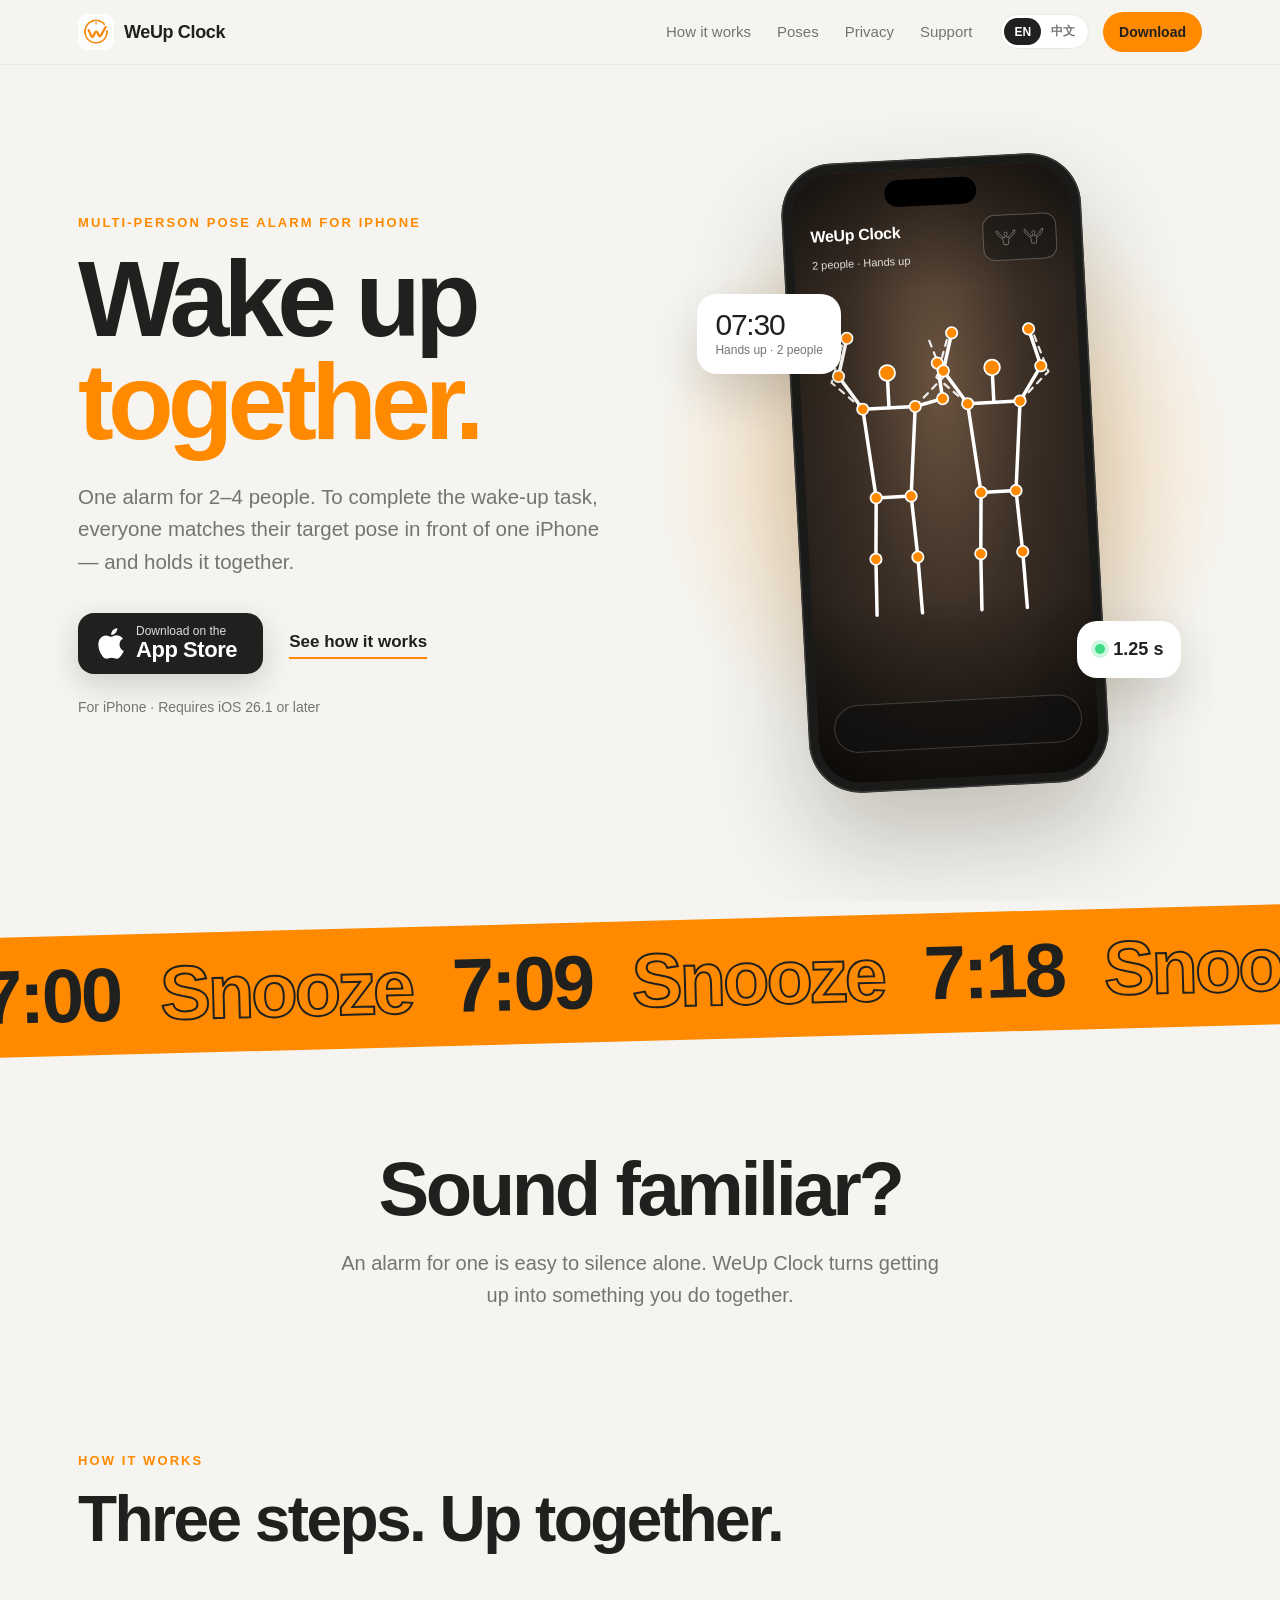
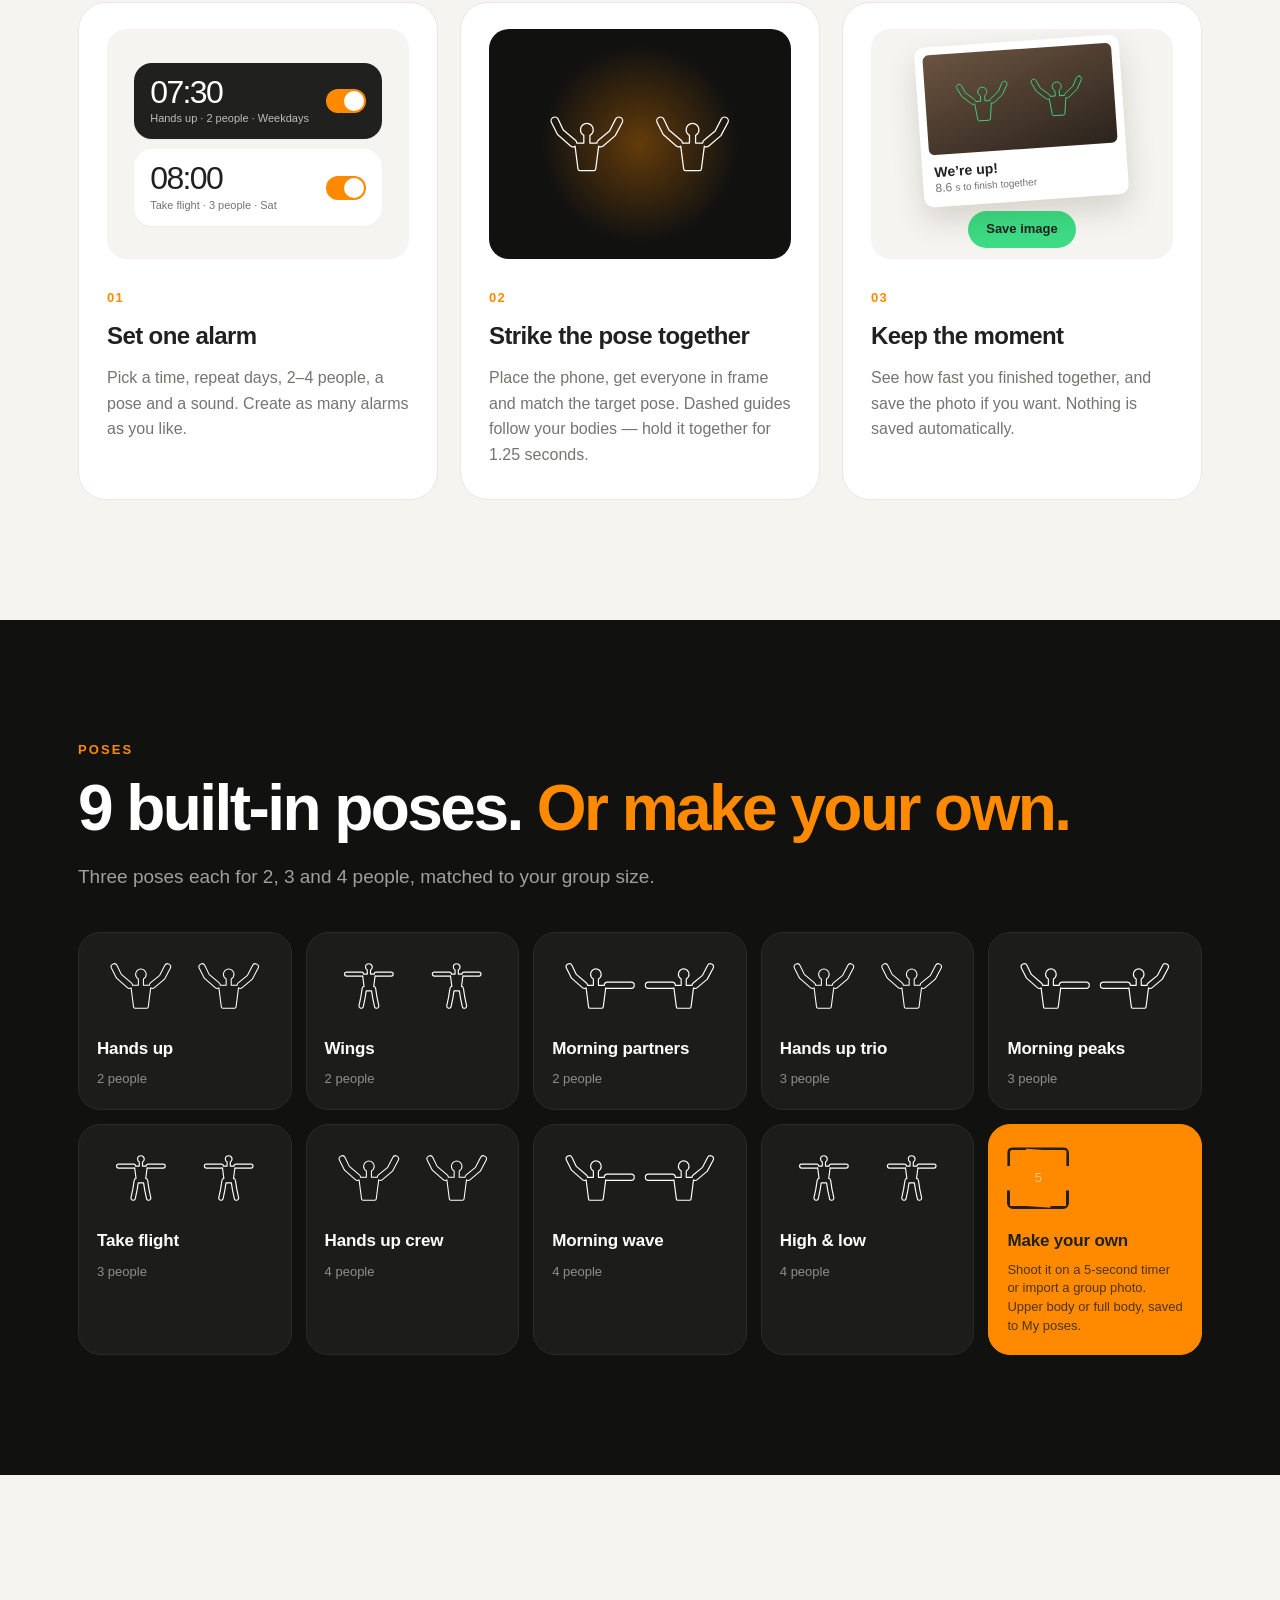
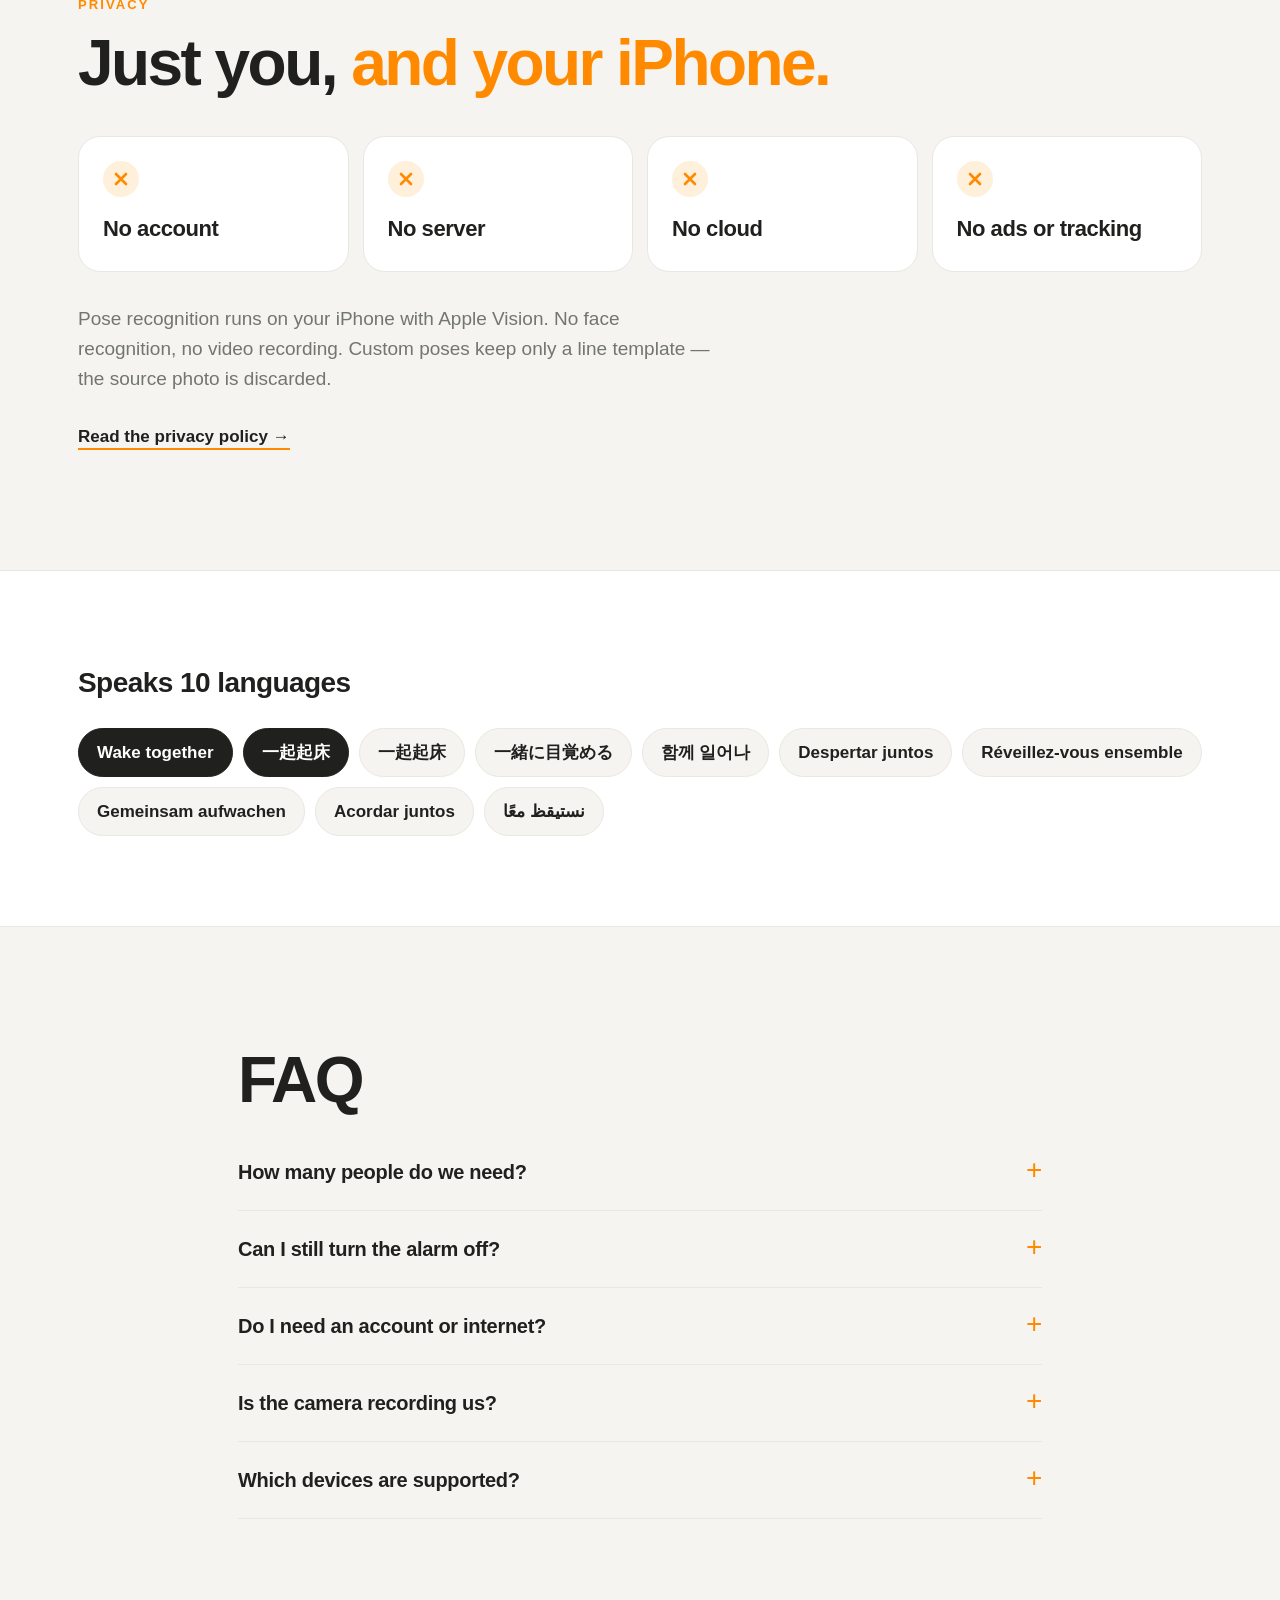
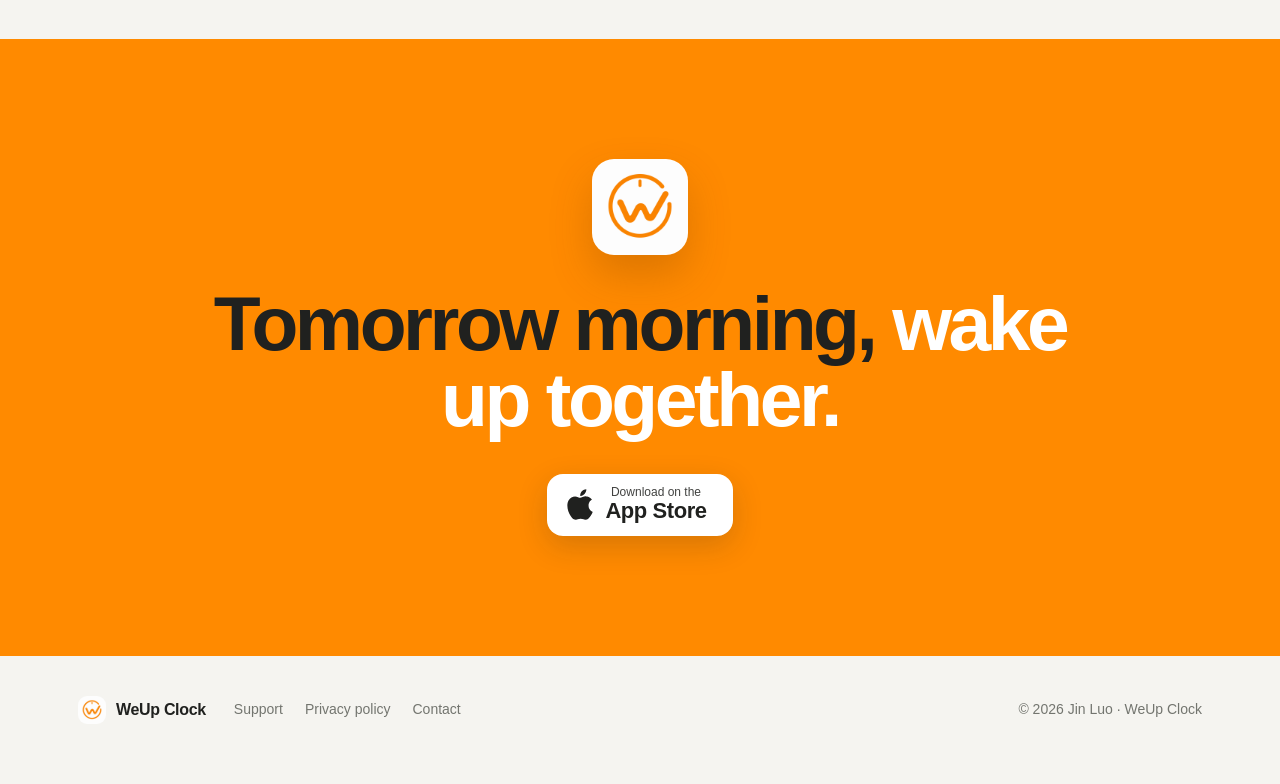
<file: index.html>
<!doctype html>
<html lang="en">
<head>
<meta charset="utf-8">
<meta name="viewport" content="width=device-width,initial-scale=1,viewport-fit=cover">
<title>WeUp Clock — Wake up together</title>
<meta name="description" content="WeUp Clock is a multi-person pose alarm for iPhone. One alarm for 2–4 people: match the selected poses together to wake up. No account, no server, on-device.">
<meta name="theme-color" content="#F5F4F0">
<link rel="icon" href="icon.png">
<link rel="apple-touch-icon" href="icon.png">
<meta property="og:type" content="website">
<meta property="og:title" content="WeUp Clock — Wake up together">
<meta property="og:description" content="One alarm for 2–4 people. Strike the pose together to wake up.">
<meta property="og:image" content="icon.png">
<meta name="twitter:card" content="summary">
<link rel="stylesheet" href="assets/site.css">
</head>
<body>
<a class="skip" href="#main">Skip to content</a>
<header class="nav">
  <div class="wrap nav-in">
    <a class="brand" href="./"><img src="icon.png" alt="" width="36" height="36">WeUp Clock</a>
    <nav aria-label="Primary">
      <a href="#how" data-i18n="nav.how">How it works</a>
      <a href="#poses" data-i18n="nav.poses">Poses</a>
      <a href="#privacy" data-i18n="nav.privacy">Privacy</a>
      <a href="support.html" data-i18n="nav.support">Support</a>
    </nav>
    <div class="nav-end">
      <div class="lang" role="group" aria-label="Language"><button data-setlang="en" aria-pressed="true">EN</button><button data-setlang="zh" aria-pressed="false">中文</button></div>
      <a class="btn-sm" data-appstore href="https://www.apple.com/app-store/" data-i18n="nav.download">Download</a>
    </div>
  </div>
</header>

<main id="main">
  <!-- HERO -->
  <section class="hero">
    <div class="wrap hero-in">
      <div class="hero-copy">
        <p class="eyebrow" data-i18n="hero.eyebrow">Multi-person pose alarm for iPhone</p>
        <h1 data-i18n="hero.title">Wake up <em>together.</em></h1>
        <p class="lead" data-i18n="hero.sub">One alarm for 2–4 people. To complete the wake-up task, everyone matches their target pose in front of one iPhone — and holds it together.</p>
        <div class="cta-row">
          <a class="badge" data-appstore href="https://www.apple.com/app-store/" aria-label="Download on the App Store">
            <svg viewBox="0 0 17 20" aria-hidden="true"><symbol id="apple" viewBox="0 0 17 20"><path d="M14.1 10.6c0-2.6 2.1-3.8 2.2-3.9-1.2-1.8-3.1-2-3.7-2-1.6-.2-3.1.9-3.9.9-.8 0-2-.9-3.4-.9-1.7 0-3.3 1-4.2 2.6-1.8 3.1-.5 7.7 1.3 10.2.9 1.2 1.9 2.6 3.2 2.6 1.3-.1 1.8-.8 3.3-.8 1.6 0 2 .8 3.4.8 1.4 0 2.3-1.3 3.1-2.5 1-1.4 1.4-2.8 1.4-2.9-.1 0-2.7-1-2.7-4.1zM11.6 3c.7-.9 1.2-2 1-3.1-1 0-2.2.7-2.9 1.5-.6.7-1.2 1.9-1 3 1.1.1 2.2-.6 2.9-1.4z"/></symbol><use href="#apple"/></svg>
            <span><small data-i18n="cta.badgeSmall">Download on the</small><b data-i18n="cta.badgeBig">App Store</b></span>
          </a>
          <a class="link-arrow" href="#how" data-i18n="hero.secondary">See how it works</a>
        </div>
        <p class="req" data-i18n="hero.req">For iPhone · Requires iOS 26.1 or later</p>
      </div>
      <div class="hero-visual" aria-hidden="true">
        <div class="glow"></div>
        <div class="phone">
          <div class="screen cam">
            <div class="island"></div>
            <div class="hud"><div><b>WeUp Clock</b><span data-i18n="screen.sub">2 people · Hands up</span></div><div class="thumb" data-pose="1"></div></div>
            <svg class="hero-skel" viewBox="0 0 320 440" aria-hidden="true">
<path d="M70 168 L36 136 L50 94" class="guide"><animate attributeName="opacity" dur="6s" repeatCount="indefinite" keyTimes="0;0.14;0.36;0.42;0.58;0.62;0.86;0.94;1" values="0;.9;.9;.9;0;0;0;0;0"/></path>
<path d="M130 168 L164 136 L150 94" class="guide"><animate attributeName="opacity" dur="6s" repeatCount="indefinite" keyTimes="0;0.14;0.36;0.42;0.58;0.62;0.86;0.94;1" values="0;.9;.9;.9;0;0;0;0;0"/></path>
<path d="M190 168 L156 136 L170 94" class="guide"><animate attributeName="opacity" dur="6s" repeatCount="indefinite" keyTimes="0;0.14;0.36;0.42;0.58;0.62;0.86;0.94;1" values="0;.9;.9;.9;0;0;0;0;0"/></path>
<path d="M250 168 L284 136 L270 94" class="guide"><animate attributeName="opacity" dur="6s" repeatCount="indefinite" keyTimes="0;0.14;0.36;0.42;0.58;0.62;0.86;0.94;1" values="0;.9;.9;.9;0;0;0;0;0"/></path>
<g class="bone">
<path d="M70 168 L130 168 L120 270 L80 270 Z"><animate attributeName="stroke" dur="6s" repeatCount="indefinite" keyTimes="0;0.14;0.36;0.42;0.58;0.62;0.86;0.94;1" values="#fff;#fff;#fff;#fff;#fff;#3DDC84;#3DDC84;#fff;#fff" calcMode="discrete"/></path>
<path d="M100 168 L100 138"><animate attributeName="stroke" dur="6s" repeatCount="indefinite" keyTimes="0;0.14;0.36;0.42;0.58;0.62;0.86;0.94;1" values="#fff;#fff;#fff;#fff;#fff;#3DDC84;#3DDC84;#fff;#fff" calcMode="discrete"/></path>
<path d="M80 270 L76 340 L74 404 M120 270 L124 340 L126 404"><animate attributeName="stroke" dur="6s" repeatCount="indefinite" keyTimes="0;0.14;0.36;0.42;0.58;0.62;0.86;0.94;1" values="#fff;#fff;#fff;#fff;#fff;#3DDC84;#3DDC84;#fff;#fff" calcMode="discrete"/></path>
<path d="M70 168 L60 214 L56 258"><animate attributeName="d" dur="6s" repeatCount="indefinite" keyTimes="0;0.14;0.36;0.42;0.58;0.62;0.86;0.94;1" values="M70 168 L60 214 L56 258;M70 168 L60 214 L56 258;M70 168 L44 128 L56 84;M70 168 L44 128 L56 84;M70 168 L44 128 L56 84;M70 168 L44 128 L56 84;M70 168 L44 128 L56 84;M70 168 L60 214 L56 258;M70 168 L60 214 L56 258" calcMode="spline" keySplines="0.4 0 0.2 1;0.4 0 0.2 1;0.4 0 0.2 1;0.4 0 0.2 1;0.4 0 0.2 1;0.4 0 0.2 1;0.4 0 0.2 1;0.4 0 0.2 1"/><animate attributeName="stroke" dur="6s" repeatCount="indefinite" keyTimes="0;0.14;0.36;0.42;0.58;0.62;0.86;0.94;1" values="#fff;#fff;#fff;#fff;#fff;#3DDC84;#3DDC84;#fff;#fff" calcMode="discrete"/></path>
<path d="M130 168 L140 214 L144 258"><animate attributeName="d" dur="6s" repeatCount="indefinite" keyTimes="0;0.14;0.36;0.42;0.58;0.62;0.86;0.94;1" values="M130 168 L140 214 L144 258;M130 168 L140 214 L144 258;M130 168 L162 160 L158 118;M130 168 L156 128 L144 84;M130 168 L156 128 L144 84;M130 168 L156 128 L144 84;M130 168 L156 128 L144 84;M130 168 L140 214 L144 258;M130 168 L140 214 L144 258" calcMode="spline" keySplines="0.4 0 0.2 1;0.4 0 0.2 1;0.4 0 0.2 1;0.4 0 0.2 1;0.4 0 0.2 1;0.4 0 0.2 1;0.4 0 0.2 1;0.4 0 0.2 1"/><animate attributeName="stroke" dur="6s" repeatCount="indefinite" keyTimes="0;0.14;0.36;0.42;0.58;0.62;0.86;0.94;1" values="#fff;#fff;#fff;#fff;#fff;#3DDC84;#3DDC84;#fff;#fff" calcMode="discrete"/></path>
</g>
<circle class="node" r="6.5" cx="60" cy="214"><animate attributeName="cx" dur="6s" repeatCount="indefinite" keyTimes="0;0.14;0.36;0.42;0.58;0.62;0.86;0.94;1" values="60;60;44;44;44;44;44;60;60" calcMode="spline" keySplines="0.4 0 0.2 1;0.4 0 0.2 1;0.4 0 0.2 1;0.4 0 0.2 1;0.4 0 0.2 1;0.4 0 0.2 1;0.4 0 0.2 1;0.4 0 0.2 1"/><animate attributeName="cy" dur="6s" repeatCount="indefinite" keyTimes="0;0.14;0.36;0.42;0.58;0.62;0.86;0.94;1" values="214;214;128;128;128;128;128;214;214" calcMode="spline" keySplines="0.4 0 0.2 1;0.4 0 0.2 1;0.4 0 0.2 1;0.4 0 0.2 1;0.4 0 0.2 1;0.4 0 0.2 1;0.4 0 0.2 1;0.4 0 0.2 1"/><animate attributeName="fill" dur="6s" repeatCount="indefinite" keyTimes="0;0.14;0.36;0.42;0.58;0.62;0.86;0.94;1" values="#FF8A00;#FF8A00;#FF8A00;#FF8A00;#FF8A00;#3DDC84;#3DDC84;#FF8A00;#FF8A00" calcMode="discrete"/></circle>
<circle class="node" r="6.5" cx="56" cy="258"><animate attributeName="cx" dur="6s" repeatCount="indefinite" keyTimes="0;0.14;0.36;0.42;0.58;0.62;0.86;0.94;1" values="56;56;56;56;56;56;56;56;56" calcMode="spline" keySplines="0.4 0 0.2 1;0.4 0 0.2 1;0.4 0 0.2 1;0.4 0 0.2 1;0.4 0 0.2 1;0.4 0 0.2 1;0.4 0 0.2 1;0.4 0 0.2 1"/><animate attributeName="cy" dur="6s" repeatCount="indefinite" keyTimes="0;0.14;0.36;0.42;0.58;0.62;0.86;0.94;1" values="258;258;84;84;84;84;84;258;258" calcMode="spline" keySplines="0.4 0 0.2 1;0.4 0 0.2 1;0.4 0 0.2 1;0.4 0 0.2 1;0.4 0 0.2 1;0.4 0 0.2 1;0.4 0 0.2 1;0.4 0 0.2 1"/><animate attributeName="fill" dur="6s" repeatCount="indefinite" keyTimes="0;0.14;0.36;0.42;0.58;0.62;0.86;0.94;1" values="#FF8A00;#FF8A00;#FF8A00;#FF8A00;#FF8A00;#3DDC84;#3DDC84;#FF8A00;#FF8A00" calcMode="discrete"/></circle>
<circle class="node" r="6.5" cx="70" cy="168"><animate attributeName="cx" dur="6s" repeatCount="indefinite" keyTimes="0;0.14;0.36;0.42;0.58;0.62;0.86;0.94;1" values="70;70;70;70;70;70;70;70;70" calcMode="spline" keySplines="0.4 0 0.2 1;0.4 0 0.2 1;0.4 0 0.2 1;0.4 0 0.2 1;0.4 0 0.2 1;0.4 0 0.2 1;0.4 0 0.2 1;0.4 0 0.2 1"/><animate attributeName="cy" dur="6s" repeatCount="indefinite" keyTimes="0;0.14;0.36;0.42;0.58;0.62;0.86;0.94;1" values="168;168;168;168;168;168;168;168;168" calcMode="spline" keySplines="0.4 0 0.2 1;0.4 0 0.2 1;0.4 0 0.2 1;0.4 0 0.2 1;0.4 0 0.2 1;0.4 0 0.2 1;0.4 0 0.2 1;0.4 0 0.2 1"/><animate attributeName="fill" dur="6s" repeatCount="indefinite" keyTimes="0;0.14;0.36;0.42;0.58;0.62;0.86;0.94;1" values="#FF8A00;#FF8A00;#FF8A00;#FF8A00;#FF8A00;#3DDC84;#3DDC84;#FF8A00;#FF8A00" calcMode="discrete"/></circle>
<circle class="node" r="6.5" cx="140" cy="214"><animate attributeName="cx" dur="6s" repeatCount="indefinite" keyTimes="0;0.14;0.36;0.42;0.58;0.62;0.86;0.94;1" values="140;140;162;156;156;156;156;140;140" calcMode="spline" keySplines="0.4 0 0.2 1;0.4 0 0.2 1;0.4 0 0.2 1;0.4 0 0.2 1;0.4 0 0.2 1;0.4 0 0.2 1;0.4 0 0.2 1;0.4 0 0.2 1"/><animate attributeName="cy" dur="6s" repeatCount="indefinite" keyTimes="0;0.14;0.36;0.42;0.58;0.62;0.86;0.94;1" values="214;214;160;128;128;128;128;214;214" calcMode="spline" keySplines="0.4 0 0.2 1;0.4 0 0.2 1;0.4 0 0.2 1;0.4 0 0.2 1;0.4 0 0.2 1;0.4 0 0.2 1;0.4 0 0.2 1;0.4 0 0.2 1"/><animate attributeName="fill" dur="6s" repeatCount="indefinite" keyTimes="0;0.14;0.36;0.42;0.58;0.62;0.86;0.94;1" values="#FF8A00;#FF8A00;#FF8A00;#FF8A00;#FF8A00;#3DDC84;#3DDC84;#FF8A00;#FF8A00" calcMode="discrete"/></circle>
<circle class="node" r="6.5" cx="144" cy="258"><animate attributeName="cx" dur="6s" repeatCount="indefinite" keyTimes="0;0.14;0.36;0.42;0.58;0.62;0.86;0.94;1" values="144;144;158;144;144;144;144;144;144" calcMode="spline" keySplines="0.4 0 0.2 1;0.4 0 0.2 1;0.4 0 0.2 1;0.4 0 0.2 1;0.4 0 0.2 1;0.4 0 0.2 1;0.4 0 0.2 1;0.4 0 0.2 1"/><animate attributeName="cy" dur="6s" repeatCount="indefinite" keyTimes="0;0.14;0.36;0.42;0.58;0.62;0.86;0.94;1" values="258;258;118;84;84;84;84;258;258" calcMode="spline" keySplines="0.4 0 0.2 1;0.4 0 0.2 1;0.4 0 0.2 1;0.4 0 0.2 1;0.4 0 0.2 1;0.4 0 0.2 1;0.4 0 0.2 1;0.4 0 0.2 1"/><animate attributeName="fill" dur="6s" repeatCount="indefinite" keyTimes="0;0.14;0.36;0.42;0.58;0.62;0.86;0.94;1" values="#FF8A00;#FF8A00;#FF8A00;#FF8A00;#FF8A00;#3DDC84;#3DDC84;#FF8A00;#FF8A00" calcMode="discrete"/></circle>
<circle class="node" r="6.5" cx="130" cy="168"><animate attributeName="cx" dur="6s" repeatCount="indefinite" keyTimes="0;0.14;0.36;0.42;0.58;0.62;0.86;0.94;1" values="130;130;130;130;130;130;130;130;130" calcMode="spline" keySplines="0.4 0 0.2 1;0.4 0 0.2 1;0.4 0 0.2 1;0.4 0 0.2 1;0.4 0 0.2 1;0.4 0 0.2 1;0.4 0 0.2 1;0.4 0 0.2 1"/><animate attributeName="cy" dur="6s" repeatCount="indefinite" keyTimes="0;0.14;0.36;0.42;0.58;0.62;0.86;0.94;1" values="168;168;168;168;168;168;168;168;168" calcMode="spline" keySplines="0.4 0 0.2 1;0.4 0 0.2 1;0.4 0 0.2 1;0.4 0 0.2 1;0.4 0 0.2 1;0.4 0 0.2 1;0.4 0 0.2 1;0.4 0 0.2 1"/><animate attributeName="fill" dur="6s" repeatCount="indefinite" keyTimes="0;0.14;0.36;0.42;0.58;0.62;0.86;0.94;1" values="#FF8A00;#FF8A00;#FF8A00;#FF8A00;#FF8A00;#3DDC84;#3DDC84;#FF8A00;#FF8A00" calcMode="discrete"/></circle>
<circle class="node" r="9" cx="100" cy="128"><animate attributeName="cx" dur="6s" repeatCount="indefinite" keyTimes="0;0.14;0.36;0.42;0.58;0.62;0.86;0.94;1" values="100;100;100;100;100;100;100;100;100" calcMode="spline" keySplines="0.4 0 0.2 1;0.4 0 0.2 1;0.4 0 0.2 1;0.4 0 0.2 1;0.4 0 0.2 1;0.4 0 0.2 1;0.4 0 0.2 1;0.4 0 0.2 1"/><animate attributeName="cy" dur="6s" repeatCount="indefinite" keyTimes="0;0.14;0.36;0.42;0.58;0.62;0.86;0.94;1" values="128;128;128;128;128;128;128;128;128" calcMode="spline" keySplines="0.4 0 0.2 1;0.4 0 0.2 1;0.4 0 0.2 1;0.4 0 0.2 1;0.4 0 0.2 1;0.4 0 0.2 1;0.4 0 0.2 1;0.4 0 0.2 1"/><animate attributeName="fill" dur="6s" repeatCount="indefinite" keyTimes="0;0.14;0.36;0.42;0.58;0.62;0.86;0.94;1" values="#FF8A00;#FF8A00;#FF8A00;#FF8A00;#FF8A00;#3DDC84;#3DDC84;#FF8A00;#FF8A00" calcMode="discrete"/></circle>
<circle class="node" r="6.5" cx="80" cy="270"><animate attributeName="cx" dur="6s" repeatCount="indefinite" keyTimes="0;0.14;0.36;0.42;0.58;0.62;0.86;0.94;1" values="80;80;80;80;80;80;80;80;80" calcMode="spline" keySplines="0.4 0 0.2 1;0.4 0 0.2 1;0.4 0 0.2 1;0.4 0 0.2 1;0.4 0 0.2 1;0.4 0 0.2 1;0.4 0 0.2 1;0.4 0 0.2 1"/><animate attributeName="cy" dur="6s" repeatCount="indefinite" keyTimes="0;0.14;0.36;0.42;0.58;0.62;0.86;0.94;1" values="270;270;270;270;270;270;270;270;270" calcMode="spline" keySplines="0.4 0 0.2 1;0.4 0 0.2 1;0.4 0 0.2 1;0.4 0 0.2 1;0.4 0 0.2 1;0.4 0 0.2 1;0.4 0 0.2 1;0.4 0 0.2 1"/><animate attributeName="fill" dur="6s" repeatCount="indefinite" keyTimes="0;0.14;0.36;0.42;0.58;0.62;0.86;0.94;1" values="#FF8A00;#FF8A00;#FF8A00;#FF8A00;#FF8A00;#3DDC84;#3DDC84;#FF8A00;#FF8A00" calcMode="discrete"/></circle>
<circle class="node" r="6.5" cx="120" cy="270"><animate attributeName="cx" dur="6s" repeatCount="indefinite" keyTimes="0;0.14;0.36;0.42;0.58;0.62;0.86;0.94;1" values="120;120;120;120;120;120;120;120;120" calcMode="spline" keySplines="0.4 0 0.2 1;0.4 0 0.2 1;0.4 0 0.2 1;0.4 0 0.2 1;0.4 0 0.2 1;0.4 0 0.2 1;0.4 0 0.2 1;0.4 0 0.2 1"/><animate attributeName="cy" dur="6s" repeatCount="indefinite" keyTimes="0;0.14;0.36;0.42;0.58;0.62;0.86;0.94;1" values="270;270;270;270;270;270;270;270;270" calcMode="spline" keySplines="0.4 0 0.2 1;0.4 0 0.2 1;0.4 0 0.2 1;0.4 0 0.2 1;0.4 0 0.2 1;0.4 0 0.2 1;0.4 0 0.2 1;0.4 0 0.2 1"/><animate attributeName="fill" dur="6s" repeatCount="indefinite" keyTimes="0;0.14;0.36;0.42;0.58;0.62;0.86;0.94;1" values="#FF8A00;#FF8A00;#FF8A00;#FF8A00;#FF8A00;#3DDC84;#3DDC84;#FF8A00;#FF8A00" calcMode="discrete"/></circle>
<circle class="node" r="6.5" cx="76" cy="340"><animate attributeName="cx" dur="6s" repeatCount="indefinite" keyTimes="0;0.14;0.36;0.42;0.58;0.62;0.86;0.94;1" values="76;76;76;76;76;76;76;76;76" calcMode="spline" keySplines="0.4 0 0.2 1;0.4 0 0.2 1;0.4 0 0.2 1;0.4 0 0.2 1;0.4 0 0.2 1;0.4 0 0.2 1;0.4 0 0.2 1;0.4 0 0.2 1"/><animate attributeName="cy" dur="6s" repeatCount="indefinite" keyTimes="0;0.14;0.36;0.42;0.58;0.62;0.86;0.94;1" values="340;340;340;340;340;340;340;340;340" calcMode="spline" keySplines="0.4 0 0.2 1;0.4 0 0.2 1;0.4 0 0.2 1;0.4 0 0.2 1;0.4 0 0.2 1;0.4 0 0.2 1;0.4 0 0.2 1;0.4 0 0.2 1"/><animate attributeName="fill" dur="6s" repeatCount="indefinite" keyTimes="0;0.14;0.36;0.42;0.58;0.62;0.86;0.94;1" values="#FF8A00;#FF8A00;#FF8A00;#FF8A00;#FF8A00;#3DDC84;#3DDC84;#FF8A00;#FF8A00" calcMode="discrete"/></circle>
<circle class="node" r="6.5" cx="124" cy="340"><animate attributeName="cx" dur="6s" repeatCount="indefinite" keyTimes="0;0.14;0.36;0.42;0.58;0.62;0.86;0.94;1" values="124;124;124;124;124;124;124;124;124" calcMode="spline" keySplines="0.4 0 0.2 1;0.4 0 0.2 1;0.4 0 0.2 1;0.4 0 0.2 1;0.4 0 0.2 1;0.4 0 0.2 1;0.4 0 0.2 1;0.4 0 0.2 1"/><animate attributeName="cy" dur="6s" repeatCount="indefinite" keyTimes="0;0.14;0.36;0.42;0.58;0.62;0.86;0.94;1" values="340;340;340;340;340;340;340;340;340" calcMode="spline" keySplines="0.4 0 0.2 1;0.4 0 0.2 1;0.4 0 0.2 1;0.4 0 0.2 1;0.4 0 0.2 1;0.4 0 0.2 1;0.4 0 0.2 1;0.4 0 0.2 1"/><animate attributeName="fill" dur="6s" repeatCount="indefinite" keyTimes="0;0.14;0.36;0.42;0.58;0.62;0.86;0.94;1" values="#FF8A00;#FF8A00;#FF8A00;#FF8A00;#FF8A00;#3DDC84;#3DDC84;#FF8A00;#FF8A00" calcMode="discrete"/></circle>
<g class="bone">
<path d="M190 168 L250 168 L240 270 L200 270 Z"><animate attributeName="stroke" dur="6s" repeatCount="indefinite" keyTimes="0;0.14;0.36;0.42;0.58;0.62;0.86;0.94;1" values="#fff;#fff;#fff;#fff;#fff;#3DDC84;#3DDC84;#fff;#fff" calcMode="discrete"/></path>
<path d="M220 168 L220 138"><animate attributeName="stroke" dur="6s" repeatCount="indefinite" keyTimes="0;0.14;0.36;0.42;0.58;0.62;0.86;0.94;1" values="#fff;#fff;#fff;#fff;#fff;#3DDC84;#3DDC84;#fff;#fff" calcMode="discrete"/></path>
<path d="M200 270 L196 340 L194 404 M240 270 L244 340 L246 404"><animate attributeName="stroke" dur="6s" repeatCount="indefinite" keyTimes="0;0.14;0.36;0.42;0.58;0.62;0.86;0.94;1" values="#fff;#fff;#fff;#fff;#fff;#3DDC84;#3DDC84;#fff;#fff" calcMode="discrete"/></path>
<path d="M190 168 L180 214 L176 258"><animate attributeName="d" dur="6s" repeatCount="indefinite" keyTimes="0;0.14;0.36;0.42;0.58;0.62;0.86;0.94;1" values="M190 168 L180 214 L176 258;M190 168 L180 214 L176 258;M190 168 L164 128 L176 84;M190 168 L164 128 L176 84;M190 168 L164 128 L176 84;M190 168 L164 128 L176 84;M190 168 L164 128 L176 84;M190 168 L180 214 L176 258;M190 168 L180 214 L176 258" calcMode="spline" keySplines="0.4 0 0.2 1;0.4 0 0.2 1;0.4 0 0.2 1;0.4 0 0.2 1;0.4 0 0.2 1;0.4 0 0.2 1;0.4 0 0.2 1;0.4 0 0.2 1"/><animate attributeName="stroke" dur="6s" repeatCount="indefinite" keyTimes="0;0.14;0.36;0.42;0.58;0.62;0.86;0.94;1" values="#fff;#fff;#fff;#fff;#fff;#3DDC84;#3DDC84;#fff;#fff" calcMode="discrete"/></path>
<path d="M250 168 L260 214 L264 258"><animate attributeName="d" dur="6s" repeatCount="indefinite" keyTimes="0;0.14;0.36;0.42;0.58;0.62;0.86;0.94;1" values="M250 168 L260 214 L264 258;M250 168 L260 214 L264 258;M250 168 L276 128 L264 84;M250 168 L276 128 L264 84;M250 168 L276 128 L264 84;M250 168 L276 128 L264 84;M250 168 L276 128 L264 84;M250 168 L260 214 L264 258;M250 168 L260 214 L264 258" calcMode="spline" keySplines="0.4 0 0.2 1;0.4 0 0.2 1;0.4 0 0.2 1;0.4 0 0.2 1;0.4 0 0.2 1;0.4 0 0.2 1;0.4 0 0.2 1;0.4 0 0.2 1"/><animate attributeName="stroke" dur="6s" repeatCount="indefinite" keyTimes="0;0.14;0.36;0.42;0.58;0.62;0.86;0.94;1" values="#fff;#fff;#fff;#fff;#fff;#3DDC84;#3DDC84;#fff;#fff" calcMode="discrete"/></path>
</g>
<circle class="node" r="6.5" cx="180" cy="214"><animate attributeName="cx" dur="6s" repeatCount="indefinite" keyTimes="0;0.14;0.36;0.42;0.58;0.62;0.86;0.94;1" values="180;180;164;164;164;164;164;180;180" calcMode="spline" keySplines="0.4 0 0.2 1;0.4 0 0.2 1;0.4 0 0.2 1;0.4 0 0.2 1;0.4 0 0.2 1;0.4 0 0.2 1;0.4 0 0.2 1;0.4 0 0.2 1"/><animate attributeName="cy" dur="6s" repeatCount="indefinite" keyTimes="0;0.14;0.36;0.42;0.58;0.62;0.86;0.94;1" values="214;214;128;128;128;128;128;214;214" calcMode="spline" keySplines="0.4 0 0.2 1;0.4 0 0.2 1;0.4 0 0.2 1;0.4 0 0.2 1;0.4 0 0.2 1;0.4 0 0.2 1;0.4 0 0.2 1;0.4 0 0.2 1"/><animate attributeName="fill" dur="6s" repeatCount="indefinite" keyTimes="0;0.14;0.36;0.42;0.58;0.62;0.86;0.94;1" values="#FF8A00;#FF8A00;#FF8A00;#FF8A00;#FF8A00;#3DDC84;#3DDC84;#FF8A00;#FF8A00" calcMode="discrete"/></circle>
<circle class="node" r="6.5" cx="176" cy="258"><animate attributeName="cx" dur="6s" repeatCount="indefinite" keyTimes="0;0.14;0.36;0.42;0.58;0.62;0.86;0.94;1" values="176;176;176;176;176;176;176;176;176" calcMode="spline" keySplines="0.4 0 0.2 1;0.4 0 0.2 1;0.4 0 0.2 1;0.4 0 0.2 1;0.4 0 0.2 1;0.4 0 0.2 1;0.4 0 0.2 1;0.4 0 0.2 1"/><animate attributeName="cy" dur="6s" repeatCount="indefinite" keyTimes="0;0.14;0.36;0.42;0.58;0.62;0.86;0.94;1" values="258;258;84;84;84;84;84;258;258" calcMode="spline" keySplines="0.4 0 0.2 1;0.4 0 0.2 1;0.4 0 0.2 1;0.4 0 0.2 1;0.4 0 0.2 1;0.4 0 0.2 1;0.4 0 0.2 1;0.4 0 0.2 1"/><animate attributeName="fill" dur="6s" repeatCount="indefinite" keyTimes="0;0.14;0.36;0.42;0.58;0.62;0.86;0.94;1" values="#FF8A00;#FF8A00;#FF8A00;#FF8A00;#FF8A00;#3DDC84;#3DDC84;#FF8A00;#FF8A00" calcMode="discrete"/></circle>
<circle class="node" r="6.5" cx="190" cy="168"><animate attributeName="cx" dur="6s" repeatCount="indefinite" keyTimes="0;0.14;0.36;0.42;0.58;0.62;0.86;0.94;1" values="190;190;190;190;190;190;190;190;190" calcMode="spline" keySplines="0.4 0 0.2 1;0.4 0 0.2 1;0.4 0 0.2 1;0.4 0 0.2 1;0.4 0 0.2 1;0.4 0 0.2 1;0.4 0 0.2 1;0.4 0 0.2 1"/><animate attributeName="cy" dur="6s" repeatCount="indefinite" keyTimes="0;0.14;0.36;0.42;0.58;0.62;0.86;0.94;1" values="168;168;168;168;168;168;168;168;168" calcMode="spline" keySplines="0.4 0 0.2 1;0.4 0 0.2 1;0.4 0 0.2 1;0.4 0 0.2 1;0.4 0 0.2 1;0.4 0 0.2 1;0.4 0 0.2 1;0.4 0 0.2 1"/><animate attributeName="fill" dur="6s" repeatCount="indefinite" keyTimes="0;0.14;0.36;0.42;0.58;0.62;0.86;0.94;1" values="#FF8A00;#FF8A00;#FF8A00;#FF8A00;#FF8A00;#3DDC84;#3DDC84;#FF8A00;#FF8A00" calcMode="discrete"/></circle>
<circle class="node" r="6.5" cx="260" cy="214"><animate attributeName="cx" dur="6s" repeatCount="indefinite" keyTimes="0;0.14;0.36;0.42;0.58;0.62;0.86;0.94;1" values="260;260;276;276;276;276;276;260;260" calcMode="spline" keySplines="0.4 0 0.2 1;0.4 0 0.2 1;0.4 0 0.2 1;0.4 0 0.2 1;0.4 0 0.2 1;0.4 0 0.2 1;0.4 0 0.2 1;0.4 0 0.2 1"/><animate attributeName="cy" dur="6s" repeatCount="indefinite" keyTimes="0;0.14;0.36;0.42;0.58;0.62;0.86;0.94;1" values="214;214;128;128;128;128;128;214;214" calcMode="spline" keySplines="0.4 0 0.2 1;0.4 0 0.2 1;0.4 0 0.2 1;0.4 0 0.2 1;0.4 0 0.2 1;0.4 0 0.2 1;0.4 0 0.2 1;0.4 0 0.2 1"/><animate attributeName="fill" dur="6s" repeatCount="indefinite" keyTimes="0;0.14;0.36;0.42;0.58;0.62;0.86;0.94;1" values="#FF8A00;#FF8A00;#FF8A00;#FF8A00;#FF8A00;#3DDC84;#3DDC84;#FF8A00;#FF8A00" calcMode="discrete"/></circle>
<circle class="node" r="6.5" cx="264" cy="258"><animate attributeName="cx" dur="6s" repeatCount="indefinite" keyTimes="0;0.14;0.36;0.42;0.58;0.62;0.86;0.94;1" values="264;264;264;264;264;264;264;264;264" calcMode="spline" keySplines="0.4 0 0.2 1;0.4 0 0.2 1;0.4 0 0.2 1;0.4 0 0.2 1;0.4 0 0.2 1;0.4 0 0.2 1;0.4 0 0.2 1;0.4 0 0.2 1"/><animate attributeName="cy" dur="6s" repeatCount="indefinite" keyTimes="0;0.14;0.36;0.42;0.58;0.62;0.86;0.94;1" values="258;258;84;84;84;84;84;258;258" calcMode="spline" keySplines="0.4 0 0.2 1;0.4 0 0.2 1;0.4 0 0.2 1;0.4 0 0.2 1;0.4 0 0.2 1;0.4 0 0.2 1;0.4 0 0.2 1;0.4 0 0.2 1"/><animate attributeName="fill" dur="6s" repeatCount="indefinite" keyTimes="0;0.14;0.36;0.42;0.58;0.62;0.86;0.94;1" values="#FF8A00;#FF8A00;#FF8A00;#FF8A00;#FF8A00;#3DDC84;#3DDC84;#FF8A00;#FF8A00" calcMode="discrete"/></circle>
<circle class="node" r="6.5" cx="250" cy="168"><animate attributeName="cx" dur="6s" repeatCount="indefinite" keyTimes="0;0.14;0.36;0.42;0.58;0.62;0.86;0.94;1" values="250;250;250;250;250;250;250;250;250" calcMode="spline" keySplines="0.4 0 0.2 1;0.4 0 0.2 1;0.4 0 0.2 1;0.4 0 0.2 1;0.4 0 0.2 1;0.4 0 0.2 1;0.4 0 0.2 1;0.4 0 0.2 1"/><animate attributeName="cy" dur="6s" repeatCount="indefinite" keyTimes="0;0.14;0.36;0.42;0.58;0.62;0.86;0.94;1" values="168;168;168;168;168;168;168;168;168" calcMode="spline" keySplines="0.4 0 0.2 1;0.4 0 0.2 1;0.4 0 0.2 1;0.4 0 0.2 1;0.4 0 0.2 1;0.4 0 0.2 1;0.4 0 0.2 1;0.4 0 0.2 1"/><animate attributeName="fill" dur="6s" repeatCount="indefinite" keyTimes="0;0.14;0.36;0.42;0.58;0.62;0.86;0.94;1" values="#FF8A00;#FF8A00;#FF8A00;#FF8A00;#FF8A00;#3DDC84;#3DDC84;#FF8A00;#FF8A00" calcMode="discrete"/></circle>
<circle class="node" r="9" cx="220" cy="128"><animate attributeName="cx" dur="6s" repeatCount="indefinite" keyTimes="0;0.14;0.36;0.42;0.58;0.62;0.86;0.94;1" values="220;220;220;220;220;220;220;220;220" calcMode="spline" keySplines="0.4 0 0.2 1;0.4 0 0.2 1;0.4 0 0.2 1;0.4 0 0.2 1;0.4 0 0.2 1;0.4 0 0.2 1;0.4 0 0.2 1;0.4 0 0.2 1"/><animate attributeName="cy" dur="6s" repeatCount="indefinite" keyTimes="0;0.14;0.36;0.42;0.58;0.62;0.86;0.94;1" values="128;128;128;128;128;128;128;128;128" calcMode="spline" keySplines="0.4 0 0.2 1;0.4 0 0.2 1;0.4 0 0.2 1;0.4 0 0.2 1;0.4 0 0.2 1;0.4 0 0.2 1;0.4 0 0.2 1;0.4 0 0.2 1"/><animate attributeName="fill" dur="6s" repeatCount="indefinite" keyTimes="0;0.14;0.36;0.42;0.58;0.62;0.86;0.94;1" values="#FF8A00;#FF8A00;#FF8A00;#FF8A00;#FF8A00;#3DDC84;#3DDC84;#FF8A00;#FF8A00" calcMode="discrete"/></circle>
<circle class="node" r="6.5" cx="200" cy="270"><animate attributeName="cx" dur="6s" repeatCount="indefinite" keyTimes="0;0.14;0.36;0.42;0.58;0.62;0.86;0.94;1" values="200;200;200;200;200;200;200;200;200" calcMode="spline" keySplines="0.4 0 0.2 1;0.4 0 0.2 1;0.4 0 0.2 1;0.4 0 0.2 1;0.4 0 0.2 1;0.4 0 0.2 1;0.4 0 0.2 1;0.4 0 0.2 1"/><animate attributeName="cy" dur="6s" repeatCount="indefinite" keyTimes="0;0.14;0.36;0.42;0.58;0.62;0.86;0.94;1" values="270;270;270;270;270;270;270;270;270" calcMode="spline" keySplines="0.4 0 0.2 1;0.4 0 0.2 1;0.4 0 0.2 1;0.4 0 0.2 1;0.4 0 0.2 1;0.4 0 0.2 1;0.4 0 0.2 1;0.4 0 0.2 1"/><animate attributeName="fill" dur="6s" repeatCount="indefinite" keyTimes="0;0.14;0.36;0.42;0.58;0.62;0.86;0.94;1" values="#FF8A00;#FF8A00;#FF8A00;#FF8A00;#FF8A00;#3DDC84;#3DDC84;#FF8A00;#FF8A00" calcMode="discrete"/></circle>
<circle class="node" r="6.5" cx="240" cy="270"><animate attributeName="cx" dur="6s" repeatCount="indefinite" keyTimes="0;0.14;0.36;0.42;0.58;0.62;0.86;0.94;1" values="240;240;240;240;240;240;240;240;240" calcMode="spline" keySplines="0.4 0 0.2 1;0.4 0 0.2 1;0.4 0 0.2 1;0.4 0 0.2 1;0.4 0 0.2 1;0.4 0 0.2 1;0.4 0 0.2 1;0.4 0 0.2 1"/><animate attributeName="cy" dur="6s" repeatCount="indefinite" keyTimes="0;0.14;0.36;0.42;0.58;0.62;0.86;0.94;1" values="270;270;270;270;270;270;270;270;270" calcMode="spline" keySplines="0.4 0 0.2 1;0.4 0 0.2 1;0.4 0 0.2 1;0.4 0 0.2 1;0.4 0 0.2 1;0.4 0 0.2 1;0.4 0 0.2 1;0.4 0 0.2 1"/><animate attributeName="fill" dur="6s" repeatCount="indefinite" keyTimes="0;0.14;0.36;0.42;0.58;0.62;0.86;0.94;1" values="#FF8A00;#FF8A00;#FF8A00;#FF8A00;#FF8A00;#3DDC84;#3DDC84;#FF8A00;#FF8A00" calcMode="discrete"/></circle>
<circle class="node" r="6.5" cx="196" cy="340"><animate attributeName="cx" dur="6s" repeatCount="indefinite" keyTimes="0;0.14;0.36;0.42;0.58;0.62;0.86;0.94;1" values="196;196;196;196;196;196;196;196;196" calcMode="spline" keySplines="0.4 0 0.2 1;0.4 0 0.2 1;0.4 0 0.2 1;0.4 0 0.2 1;0.4 0 0.2 1;0.4 0 0.2 1;0.4 0 0.2 1;0.4 0 0.2 1"/><animate attributeName="cy" dur="6s" repeatCount="indefinite" keyTimes="0;0.14;0.36;0.42;0.58;0.62;0.86;0.94;1" values="340;340;340;340;340;340;340;340;340" calcMode="spline" keySplines="0.4 0 0.2 1;0.4 0 0.2 1;0.4 0 0.2 1;0.4 0 0.2 1;0.4 0 0.2 1;0.4 0 0.2 1;0.4 0 0.2 1;0.4 0 0.2 1"/><animate attributeName="fill" dur="6s" repeatCount="indefinite" keyTimes="0;0.14;0.36;0.42;0.58;0.62;0.86;0.94;1" values="#FF8A00;#FF8A00;#FF8A00;#FF8A00;#FF8A00;#3DDC84;#3DDC84;#FF8A00;#FF8A00" calcMode="discrete"/></circle>
<circle class="node" r="6.5" cx="244" cy="340"><animate attributeName="cx" dur="6s" repeatCount="indefinite" keyTimes="0;0.14;0.36;0.42;0.58;0.62;0.86;0.94;1" values="244;244;244;244;244;244;244;244;244" calcMode="spline" keySplines="0.4 0 0.2 1;0.4 0 0.2 1;0.4 0 0.2 1;0.4 0 0.2 1;0.4 0 0.2 1;0.4 0 0.2 1;0.4 0 0.2 1;0.4 0 0.2 1"/><animate attributeName="cy" dur="6s" repeatCount="indefinite" keyTimes="0;0.14;0.36;0.42;0.58;0.62;0.86;0.94;1" values="340;340;340;340;340;340;340;340;340" calcMode="spline" keySplines="0.4 0 0.2 1;0.4 0 0.2 1;0.4 0 0.2 1;0.4 0 0.2 1;0.4 0 0.2 1;0.4 0 0.2 1;0.4 0 0.2 1;0.4 0 0.2 1"/><animate attributeName="fill" dur="6s" repeatCount="indefinite" keyTimes="0;0.14;0.36;0.42;0.58;0.62;0.86;0.94;1" values="#FF8A00;#FF8A00;#FF8A00;#FF8A00;#FF8A00;#3DDC84;#3DDC84;#FF8A00;#FF8A00" calcMode="discrete"/></circle>
</svg>
            <div class="hold"><i></i><span class="s1" data-i18n="screen.frame">Both in frame</span><span class="s2" data-i18n="screen.hold">Hold it together…</span><span class="s3" data-i18n="screen.done">Everyone matched</span></div>
          </div>
        </div>
        <div class="float f1"><b>07:30</b><span data-i18n="card.float">Hands up · 2 people</span></div>
        <div class="float f2"><span class="dot"></span>1.25 s</div>
      </div>
    </div>
  </section>

  <!-- SNOOZE BAND -->
  <section class="band" aria-hidden="true">
    <div class="marquee"><div><span>7:00</span><span class="o" data-i18n="snooze.word">Snooze</span><span>7:09</span><span class="o" data-i18n="snooze.word">Snooze</span><span>7:18</span><span class="o" data-i18n="snooze.word">Snooze</span><span>7:27</span><span class="o" data-i18n="snooze.word">Snooze</span></div><div><span>7:00</span><span class="o" data-i18n="snooze.word">Snooze</span><span>7:09</span><span class="o" data-i18n="snooze.word">Snooze</span><span>7:18</span><span class="o" data-i18n="snooze.word">Snooze</span><span>7:27</span><span class="o" data-i18n="snooze.word">Snooze</span></div></div>
  </section>

  <section class="problem wrap reveal">
    <h2 data-i18n="problem.title">Sound familiar?</h2>
    <p data-i18n="problem.body">An alarm for one is easy to silence alone. WeUp Clock turns getting up into something you do together.</p>
  </section>

  <!-- HOW -->
  <section id="how" class="wrap section">
    <p class="eyebrow" data-i18n="how.eyebrow">How it works</p>
    <h2 class="h2" data-i18n="how.title">Three steps. Up together.</h2>
    <div class="steps">
      <article class="step reveal">
        <div class="vis vis-alarm">
          <div class="mini dark"><b>07:30</b><span data-i18n="card.sub1">Hands up · 2 people · Weekdays</span><i class="tg on"></i></div>
          <div class="mini"><b>08:00</b><span data-i18n="card.sub2">Take flight · 3 people · Sat</span><i class="tg on"></i></div>
        </div>
        <span class="num">01</span><h3 data-i18n="how.1.t">Set one alarm</h3>
        <p data-i18n="how.1.b">Pick a time, repeat days, 2–4 people, a pose and a sound. Create as many alarms as you like.</p>
      </article>
      <article class="step reveal">
        <div class="vis vis-pose"><div class="g" data-pose="1"></div><div class="ring"></div></div>
        <span class="num">02</span><h3 data-i18n="how.2.t">Strike the pose together</h3>
        <p data-i18n="how.2.b">Place the phone, get everyone in frame and match the target pose. Dashed guides follow your bodies — hold it together for 1.25 seconds.</p>
      </article>
      <article class="step reveal">
        <div class="vis vis-keep">
          <div class="polaroid"><div class="ph"><div data-pose="1"></div></div><div class="cap"><b data-i18n="card.up">We’re up!</b><span>8.6 <em data-i18n="card.secs">s to finish together</em></span></div></div>
          <div class="save" data-i18n="card.save">Save image</div>
        </div>
        <span class="num">03</span><h3 data-i18n="how.3.t">Keep the moment</h3>
        <p data-i18n="how.3.b">See how fast you finished together, and save the photo if you want. Nothing is saved automatically.</p>
      </article>
    </div>
  </section>

  <!-- POSES -->
  <section id="poses" class="dark-sec">
    <div class="wrap section">
      <p class="eyebrow" data-i18n="poses.eyebrow">Poses</p>
      <h2 class="h2" data-i18n="poses.title">9 built-in poses. <em>Or make your own.</em></h2>
      <p class="sub" data-i18n="poses.body">Three poses each for 2, 3 and 4 people, matched to your group size.</p>
      <div class="pose-grid">
        <div class="pose reveal"><div class="g" data-pose="1"></div><h3 data-i18n="p.1">Hands up</h3><span data-i18n="n.2">2 people</span></div><div class="pose reveal"><div class="g" data-pose="3"></div><h3 data-i18n="p.2">Wings</h3><span data-i18n="n.2">2 people</span></div><div class="pose reveal"><div class="g" data-pose="2"></div><h3 data-i18n="p.3">Morning partners</h3><span data-i18n="n.2">2 people</span></div><div class="pose reveal"><div class="g" data-pose="1"></div><h3 data-i18n="p.4">Hands up trio</h3><span data-i18n="n.3">3 people</span></div><div class="pose reveal"><div class="g" data-pose="2"></div><h3 data-i18n="p.5">Morning peaks</h3><span data-i18n="n.3">3 people</span></div><div class="pose reveal"><div class="g" data-pose="3"></div><h3 data-i18n="p.6">Take flight</h3><span data-i18n="n.3">3 people</span></div><div class="pose reveal"><div class="g" data-pose="1"></div><h3 data-i18n="p.7">Hands up crew</h3><span data-i18n="n.4">4 people</span></div><div class="pose reveal"><div class="g" data-pose="2"></div><h3 data-i18n="p.8">Morning wave</h3><span data-i18n="n.4">4 people</span></div><div class="pose reveal"><div class="g" data-pose="3"></div><h3 data-i18n="p.9">High &amp; low</h3><span data-i18n="n.4">4 people</span></div>
        <div class="pose custom reveal"><div class="vf"><span>5</span></div><h3 data-i18n="custom.t">Make your own</h3><p data-i18n="custom.b">Shoot it on a 5-second timer or import a group photo. Upper body or full body, saved to My poses.</p></div>
      </div>
    </div>
  </section>

  <!-- PRIVACY -->
  <section id="privacy" class="wrap section">
    <p class="eyebrow" data-i18n="privacy.eyebrow">Privacy</p>
    <h2 class="h2" data-i18n="privacy.title">Just you, <em>and your iPhone.</em></h2>
    <div class="nos">
      <div class="no reveal"><b><svg viewBox="0 0 14 14" aria-hidden="true"><path d="M2 2l10 10M12 2L2 12"/></svg></b><span data-i18n="privacy.1">No account</span></div>
      <div class="no reveal"><b><svg viewBox="0 0 14 14" aria-hidden="true"><path d="M2 2l10 10M12 2L2 12"/></svg></b><span data-i18n="privacy.2">No server</span></div>
      <div class="no reveal"><b><svg viewBox="0 0 14 14" aria-hidden="true"><path d="M2 2l10 10M12 2L2 12"/></svg></b><span data-i18n="privacy.3">No cloud</span></div>
      <div class="no reveal"><b><svg viewBox="0 0 14 14" aria-hidden="true"><path d="M2 2l10 10M12 2L2 12"/></svg></b><span data-i18n="privacy.4">No ads or tracking</span></div>
    </div>
    <p class="sub" data-i18n="privacy.body">Pose recognition runs on your iPhone with Apple Vision. No face recognition, no video recording. Custom poses keep only a line template — the source photo is discarded.</p>
    <a class="link-arrow" href="privacy.html" data-i18n="privacy.link">Read the privacy policy →</a>
  </section>

  <!-- LANGUAGES -->
  <section class="langs">
    <div class="wrap">
      <h2 class="h3" data-i18n="lang.title">Speaks 10 languages</h2>
      <ul class="chips">
        <li lang="en">Wake together</li><li lang="zh-Hans">一起起床</li><li lang="zh-Hant">一起起床</li><li lang="ja">一緒に目覚める</li><li lang="ko">함께 일어나</li><li lang="es">Despertar juntos</li><li lang="fr">Réveillez-vous ensemble</li><li lang="de">Gemeinsam aufwachen</li><li lang="pt-BR">Acordar juntos</li><li lang="ar" dir="rtl">نستيقظ معًا</li>
      </ul>
    </div>
  </section>

  <!-- FAQ -->
  <section class="wrap section faq">
    <h2 class="h2" data-i18n="faq.title">FAQ</h2>
    <details><summary data-i18n="faq.1.q">How many people do we need?</summary><p data-i18n="faq.1.a">2–4 people in the same room, sharing one iPhone.</p></details>
    <details><summary data-i18n="faq.2.q">Can I still turn the alarm off?</summary><p data-i18n="faq.2.a">Yes. iOS always provides its own Stop control on the lock screen, and WeUp Clock can’t remove it. An unfinished task can schedule a follow-up reminder. For critical events, set a backup alarm.</p></details>
    <details><summary data-i18n="faq.3.q">Do I need an account or internet?</summary><p data-i18n="faq.3.a">No. There’s no account, no server and no cloud — all recognition happens on your iPhone.</p></details>
    <details><summary data-i18n="faq.4.q">Is the camera recording us?</summary><p data-i18n="faq.4.a">No. The camera is only used during foreground tasks and no video is recorded. A completion photo is written to Photos only when you tap Save image.</p></details>
    <details><summary data-i18n="faq.5.q">Which devices are supported?</summary><p data-i18n="faq.5.a">iPhone running iOS 26.1 or later.</p></details>
  </section>

  <!-- FINAL CTA -->
  <section class="final">
    <div class="wrap final-in reveal">
      <img src="icon.png" alt="" width="96" height="96">
      <h2 data-i18n="final.title">Tomorrow morning, <em>wake up together.</em></h2>
      <a class="badge light" data-appstore href="https://www.apple.com/app-store/" aria-label="Download on the App Store">
        <svg viewBox="0 0 17 20" aria-hidden="true"><use href="#apple"/></svg>
        <span><small data-i18n="cta.badgeSmall">Download on the</small><b data-i18n="cta.badgeBig">App Store</b></span>
      </a>
    </div>
  </section>
</main>

<footer class="foot">
  <div class="wrap foot-in">
    <div class="brand"><img src="icon.png" alt="" width="28" height="28">WeUp Clock</div>
    <nav aria-label="Footer">
      <a href="support.html" data-i18n="footer.support">Support</a>
      <a href="privacy.html" data-i18n="footer.privacy">Privacy policy</a>
      <a href="mailto:qiezi.products@gmail.com?subject=WeUp%20Clock" data-i18n="footer.contact">Contact</a>
    </nav>
    <p>© <span id="year">2026</span> Jin Luo · WeUp Clock</p>
  </div>
</footer>
<script src="assets/config.js"></script>
<script src="assets/poses.js"></script>
<script src="assets/site.js"></script>
</body>
</html>
</file>
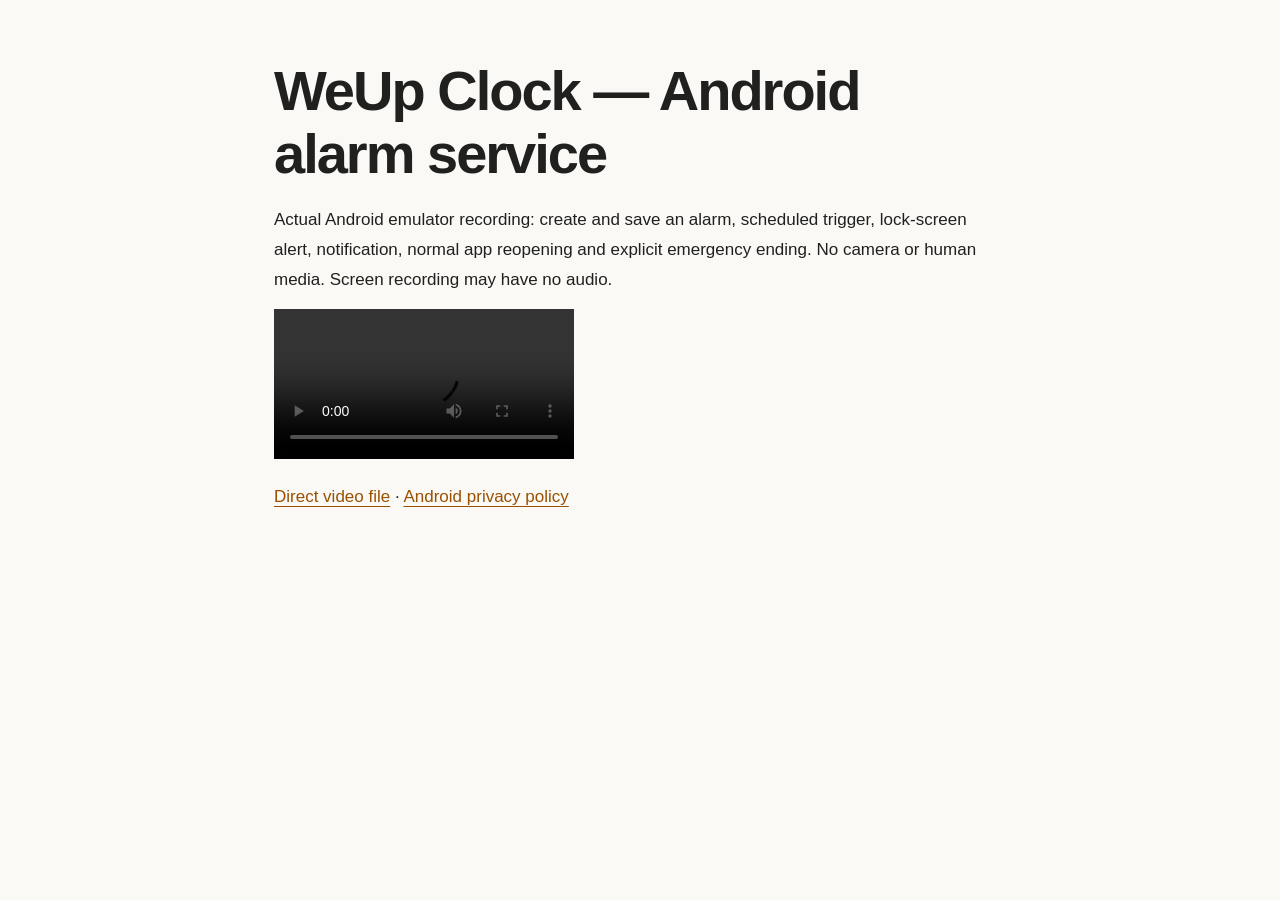
<file: android-review/index.html>
<!doctype html><html lang="en"><meta charset="utf-8"><meta name="viewport" content="width=device-width,initial-scale=1"><title>Android alarm service review — WeUp Clock</title><link rel="stylesheet" href="../style.css"><body><main><h1>WeUp Clock — Android alarm service</h1><p>Actual Android emulator recording: create and save an alarm, scheduled trigger, lock-screen alert, notification, normal app reopening and explicit emergency ending. No camera or human media. Screen recording may have no audio.</p><video controls preload="metadata" style="max-width:100%;max-height:80vh" src="alarm-demo.mp4"></video><p><a href="alarm-demo.mp4">Direct video file</a> · <a href="../android-privacy.html">Android privacy policy</a></p></main></body></html>
</file>
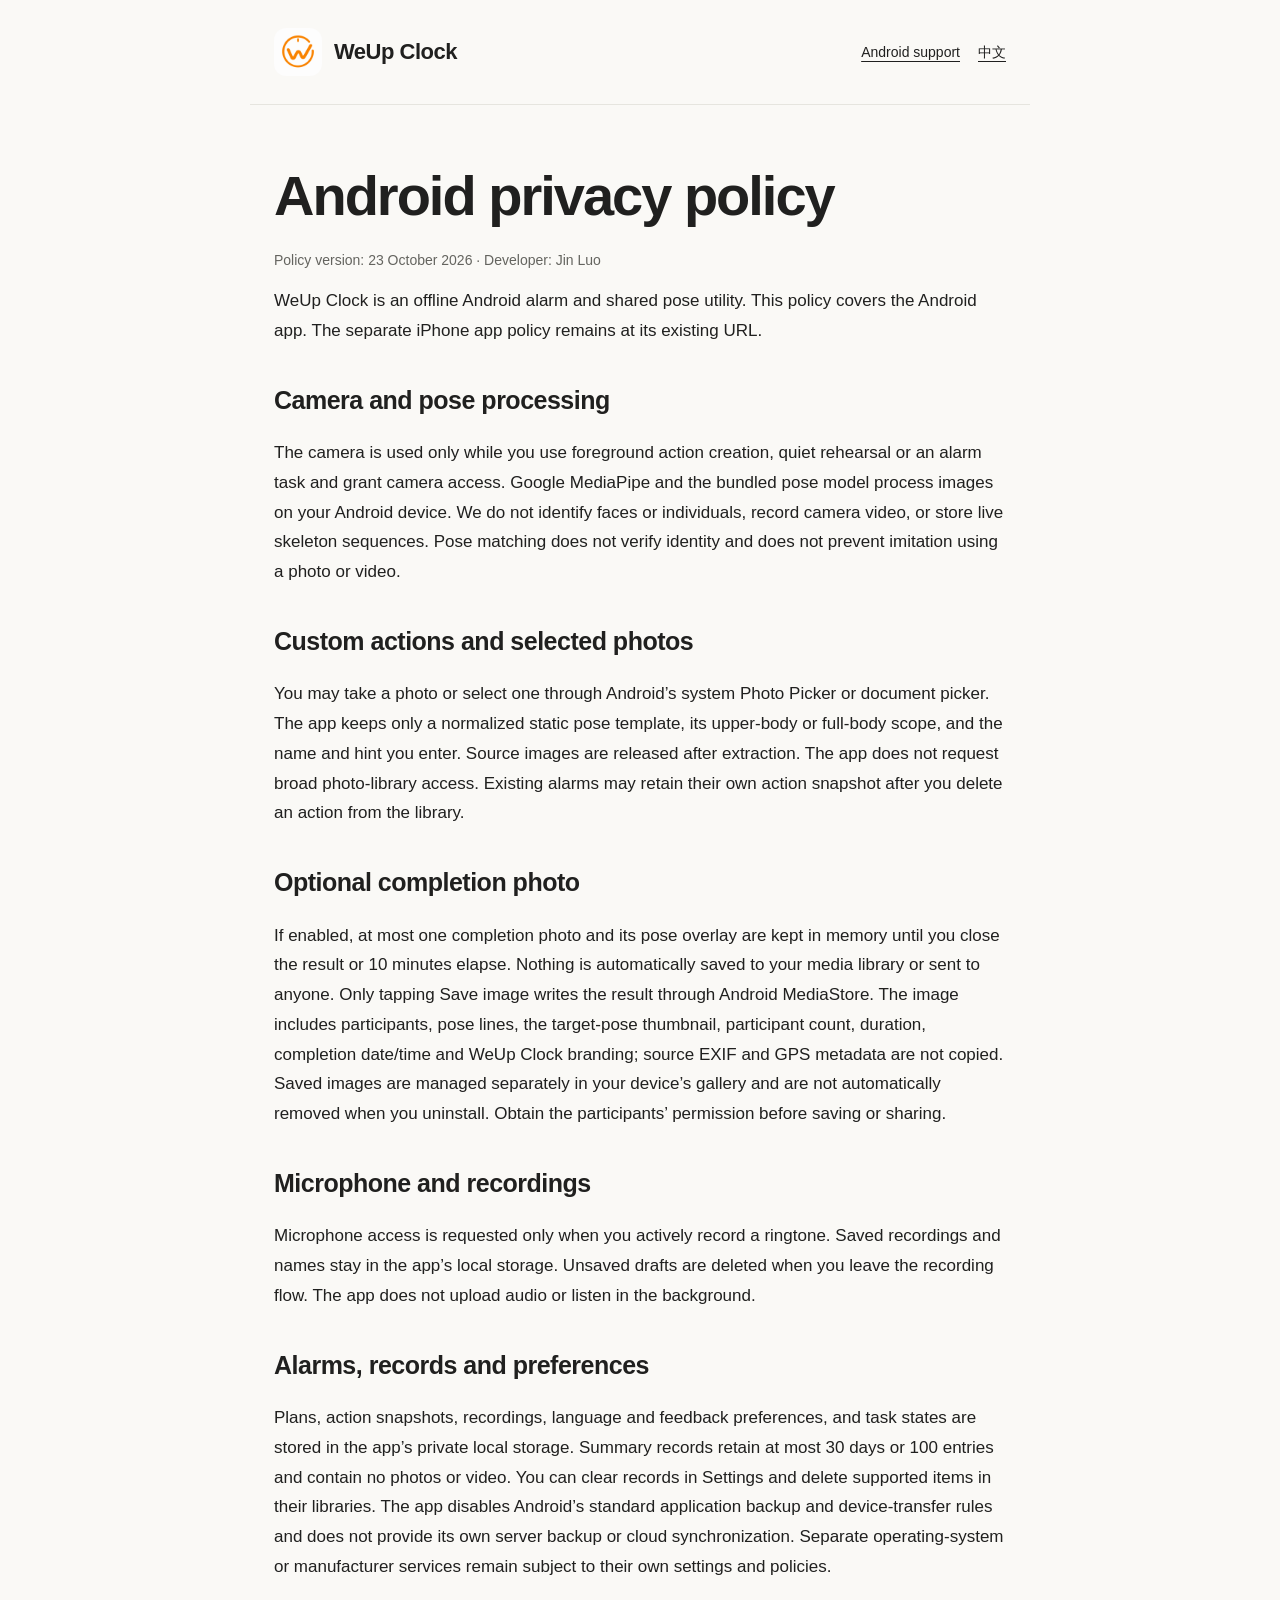
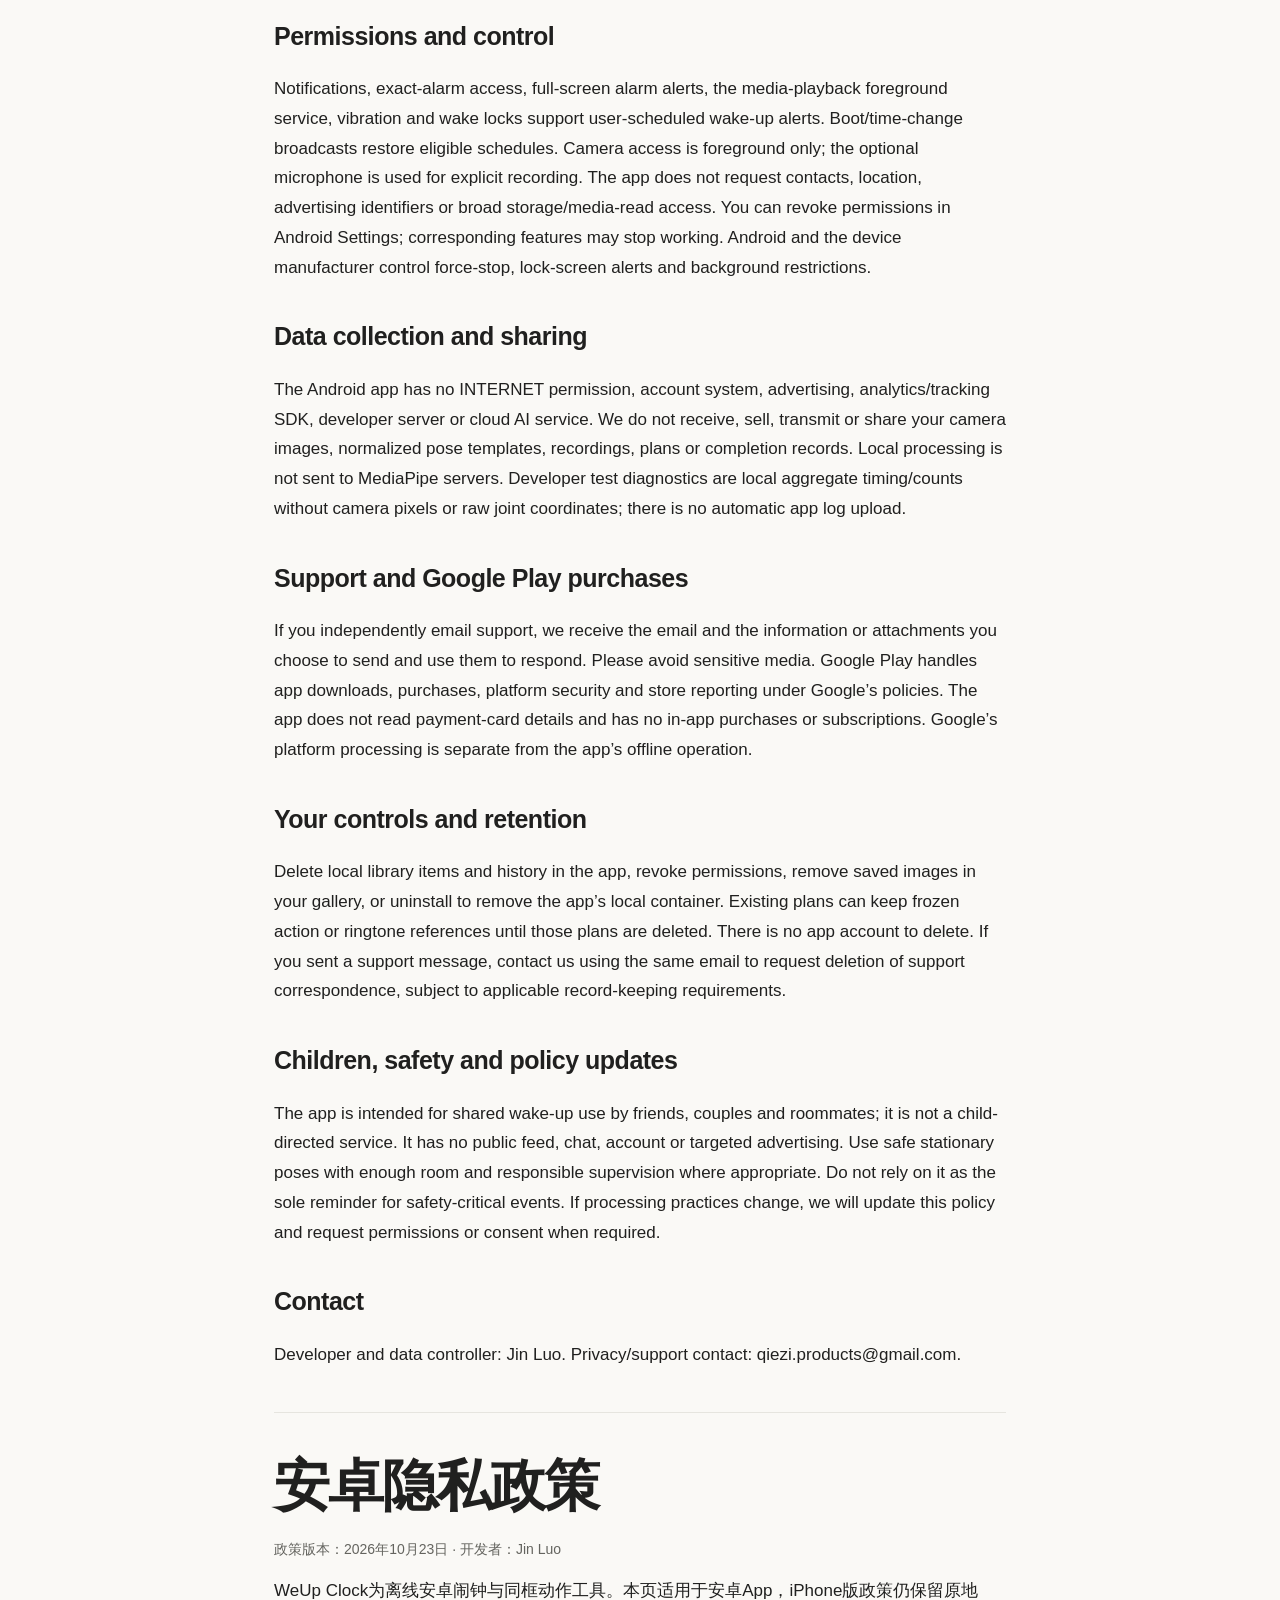
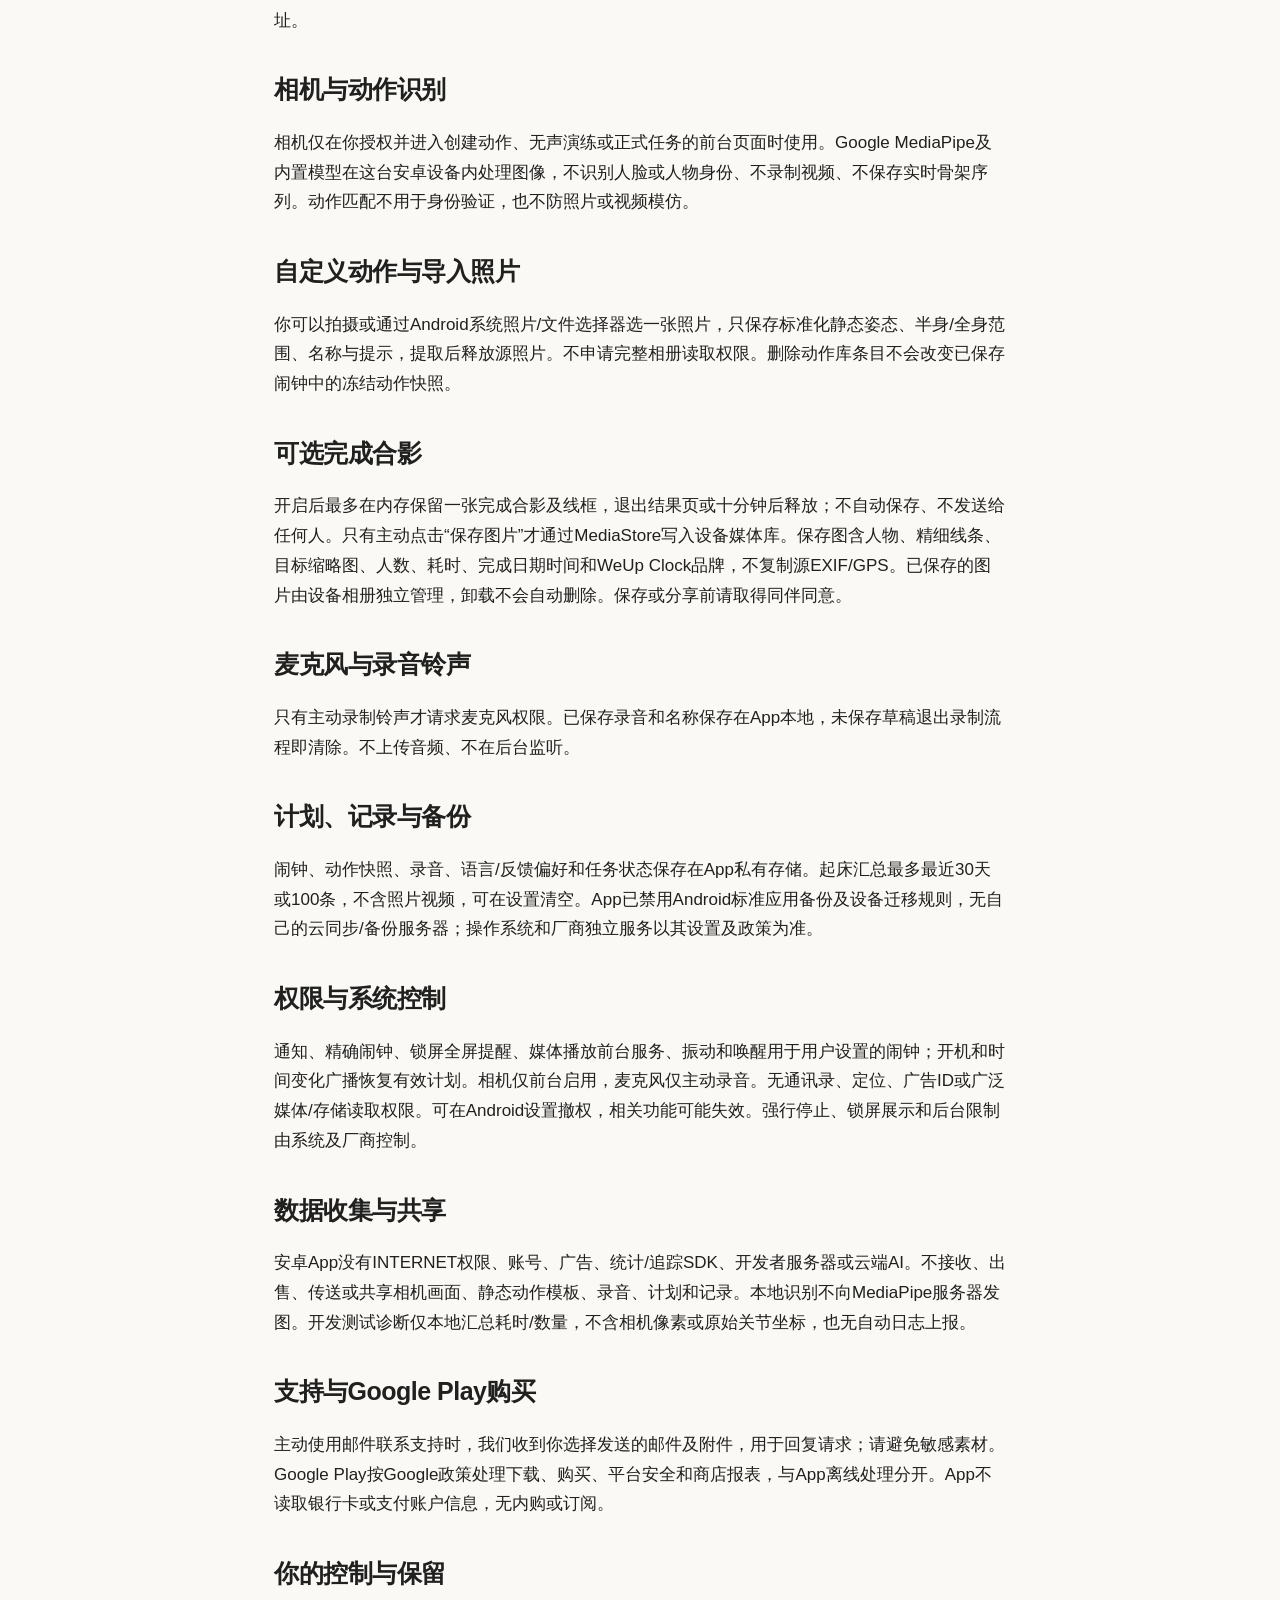
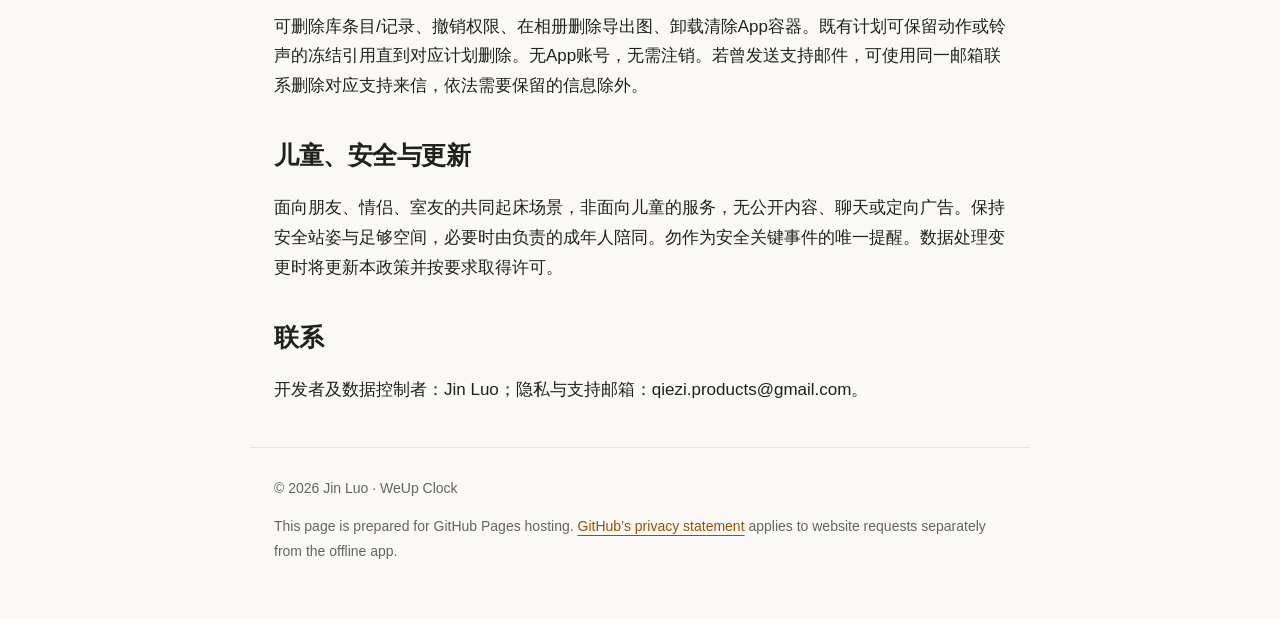
<file: android-privacy.html>
<!doctype html><html lang="en"><head><meta charset="utf-8"><meta name="viewport" content="width=device-width,initial-scale=1"><title>Android privacy — WeUp Clock</title><link rel="stylesheet" href="style.css"><link rel="icon" href="icon.png"></head><body><header><a class="brand" href="https://ferrycorleone.github.io/weup-clock-site/"><img src="icon.png" alt="">WeUp Clock</a><nav><a href="android-support.html">Android support</a><a href="#zh" lang="zh-Hans">中文</a></nav></header><main><h1>Android privacy policy</h1><p class="muted">Policy version: 23 October 2026 · Developer: Jin Luo</p><p>WeUp Clock is an offline Android alarm and shared pose utility. This policy covers the Android app. The separate iPhone app policy remains at its existing URL.</p><h2>Camera and pose processing</h2><p>The camera is used only while you use foreground action creation, quiet rehearsal or an alarm task and grant camera access. Google MediaPipe and the bundled pose model process images on your Android device. We do not identify faces or individuals, record camera video, or store live skeleton sequences. Pose matching does not verify identity and does not prevent imitation using a photo or video.</p><h2>Custom actions and selected photos</h2><p>You may take a photo or select one through Android’s system Photo Picker or document picker. The app keeps only a normalized static pose template, its upper-body or full-body scope, and the name and hint you enter. Source images are released after extraction. The app does not request broad photo-library access. Existing alarms may retain their own action snapshot after you delete an action from the library.</p><h2>Optional completion photo</h2><p>If enabled, at most one completion photo and its pose overlay are kept in memory until you close the result or 10 minutes elapse. Nothing is automatically saved to your media library or sent to anyone. Only tapping Save image writes the result through Android MediaStore. The image includes participants, pose lines, the target-pose thumbnail, participant count, duration, completion date/time and WeUp Clock branding; source EXIF and GPS metadata are not copied. Saved images are managed separately in your device’s gallery and are not automatically removed when you uninstall. Obtain the participants’ permission before saving or sharing.</p><h2>Microphone and recordings</h2><p>Microphone access is requested only when you actively record a ringtone. Saved recordings and names stay in the app’s local storage. Unsaved drafts are deleted when you leave the recording flow. The app does not upload audio or listen in the background.</p><h2>Alarms, records and preferences</h2><p>Plans, action snapshots, recordings, language and feedback preferences, and task states are stored in the app’s private local storage. Summary records retain at most 30 days or 100 entries and contain no photos or video. You can clear records in Settings and delete supported items in their libraries. The app disables Android’s standard application backup and device-transfer rules and does not provide its own server backup or cloud synchronization. Separate operating-system or manufacturer services remain subject to their own settings and policies.</p><h2>Permissions and control</h2><p>Notifications, exact-alarm access, full-screen alarm alerts, the media-playback foreground service, vibration and wake locks support user-scheduled wake-up alerts. Boot/time-change broadcasts restore eligible schedules. Camera access is foreground only; the optional microphone is used for explicit recording. The app does not request contacts, location, advertising identifiers or broad storage/media-read access. You can revoke permissions in Android Settings; corresponding features may stop working. Android and the device manufacturer control force-stop, lock-screen alerts and background restrictions.</p><h2>Data collection and sharing</h2><p>The Android app has no INTERNET permission, account system, advertising, analytics/tracking SDK, developer server or cloud AI service. We do not receive, sell, transmit or share your camera images, normalized pose templates, recordings, plans or completion records. Local processing is not sent to MediaPipe servers. Developer test diagnostics are local aggregate timing/counts without camera pixels or raw joint coordinates; there is no automatic app log upload.</p><h2>Support and Google Play purchases</h2><p>If you independently email support, we receive the email and the information or attachments you choose to send and use them to respond. Please avoid sensitive media. Google Play handles app downloads, purchases, platform security and store reporting under Google’s policies. The app does not read payment-card details and has no in-app purchases or subscriptions. Google’s platform processing is separate from the app’s offline operation.</p><h2>Your controls and retention</h2><p>Delete local library items and history in the app, revoke permissions, remove saved images in your gallery, or uninstall to remove the app’s local container. Existing plans can keep frozen action or ringtone references until those plans are deleted. There is no app account to delete. If you sent a support message, contact us using the same email to request deletion of support correspondence, subject to applicable record-keeping requirements.</p><h2>Children, safety and policy updates</h2><p>The app is intended for shared wake-up use by friends, couples and roommates; it is not a child-directed service. It has no public feed, chat, account or targeted advertising. Use safe stationary poses with enough room and responsible supervision where appropriate. Do not rely on it as the sole reminder for safety-critical events. If processing practices change, we will update this policy and request permissions or consent when required.</p><h2>Contact</h2><p>Developer and data controller: Jin Luo. Privacy/support contact: qiezi.products@gmail.com.</p><hr><section id="zh" lang="zh-Hans"><h1>安卓隐私政策</h1><p class="muted">政策版本：2026年10月23日 · 开发者：Jin Luo</p><p>WeUp Clock为离线安卓闹钟与同框动作工具。本页适用于安卓App，iPhone版政策仍保留原地址。</p><h2>相机与动作识别</h2><p>相机仅在你授权并进入创建动作、无声演练或正式任务的前台页面时使用。Google MediaPipe及内置模型在这台安卓设备内处理图像，不识别人脸或人物身份、不录制视频、不保存实时骨架序列。动作匹配不用于身份验证，也不防照片或视频模仿。</p><h2>自定义动作与导入照片</h2><p>你可以拍摄或通过Android系统照片/文件选择器选一张照片，只保存标准化静态姿态、半身/全身范围、名称与提示，提取后释放源照片。不申请完整相册读取权限。删除动作库条目不会改变已保存闹钟中的冻结动作快照。</p><h2>可选完成合影</h2><p>开启后最多在内存保留一张完成合影及线框，退出结果页或十分钟后释放；不自动保存、不发送给任何人。只有主动点击“保存图片”才通过MediaStore写入设备媒体库。保存图含人物、精细线条、目标缩略图、人数、耗时、完成日期时间和WeUp Clock品牌，不复制源EXIF/GPS。已保存的图片由设备相册独立管理，卸载不会自动删除。保存或分享前请取得同伴同意。</p><h2>麦克风与录音铃声</h2><p>只有主动录制铃声才请求麦克风权限。已保存录音和名称保存在App本地，未保存草稿退出录制流程即清除。不上传音频、不在后台监听。</p><h2>计划、记录与备份</h2><p>闹钟、动作快照、录音、语言/反馈偏好和任务状态保存在App私有存储。起床汇总最多最近30天或100条，不含照片视频，可在设置清空。App已禁用Android标准应用备份及设备迁移规则，无自己的云同步/备份服务器；操作系统和厂商独立服务以其设置及政策为准。</p><h2>权限与系统控制</h2><p>通知、精确闹钟、锁屏全屏提醒、媒体播放前台服务、振动和唤醒用于用户设置的闹钟；开机和时间变化广播恢复有效计划。相机仅前台启用，麦克风仅主动录音。无通讯录、定位、广告ID或广泛媒体/存储读取权限。可在Android设置撤权，相关功能可能失效。强行停止、锁屏展示和后台限制由系统及厂商控制。</p><h2>数据收集与共享</h2><p>安卓App没有INTERNET权限、账号、广告、统计/追踪SDK、开发者服务器或云端AI。不接收、出售、传送或共享相机画面、静态动作模板、录音、计划和记录。本地识别不向MediaPipe服务器发图。开发测试诊断仅本地汇总耗时/数量，不含相机像素或原始关节坐标，也无自动日志上报。</p><h2>支持与Google Play购买</h2><p>主动使用邮件联系支持时，我们收到你选择发送的邮件及附件，用于回复请求；请避免敏感素材。Google Play按Google政策处理下载、购买、平台安全和商店报表，与App离线处理分开。App不读取银行卡或支付账户信息，无内购或订阅。</p><h2>你的控制与保留</h2><p>可删除库条目/记录、撤销权限、在相册删除导出图、卸载清除App容器。既有计划可保留动作或铃声的冻结引用直到对应计划删除。无App账号，无需注销。若曾发送支持邮件，可使用同一邮箱联系删除对应支持来信，依法需要保留的信息除外。</p><h2>儿童、安全与更新</h2><p>面向朋友、情侣、室友的共同起床场景，非面向儿童的服务，无公开内容、聊天或定向广告。保持安全站姿与足够空间，必要时由负责的成年人陪同。勿作为安全关键事件的唯一提醒。数据处理变更时将更新本政策并按要求取得许可。</p><h2>联系</h2><p>开发者及数据控制者：Jin Luo；隐私与支持邮箱：qiezi.products@gmail.com。</p></section></main><footer>© 2026 Jin Luo · WeUp Clock<p>This page is prepared for GitHub Pages hosting. <a href="https://docs.github.com/en/site-policy/privacy-policies/github-general-privacy-statement">GitHub’s privacy statement</a> applies to website requests separately from the offline app.</p></footer></body></html>
</file>
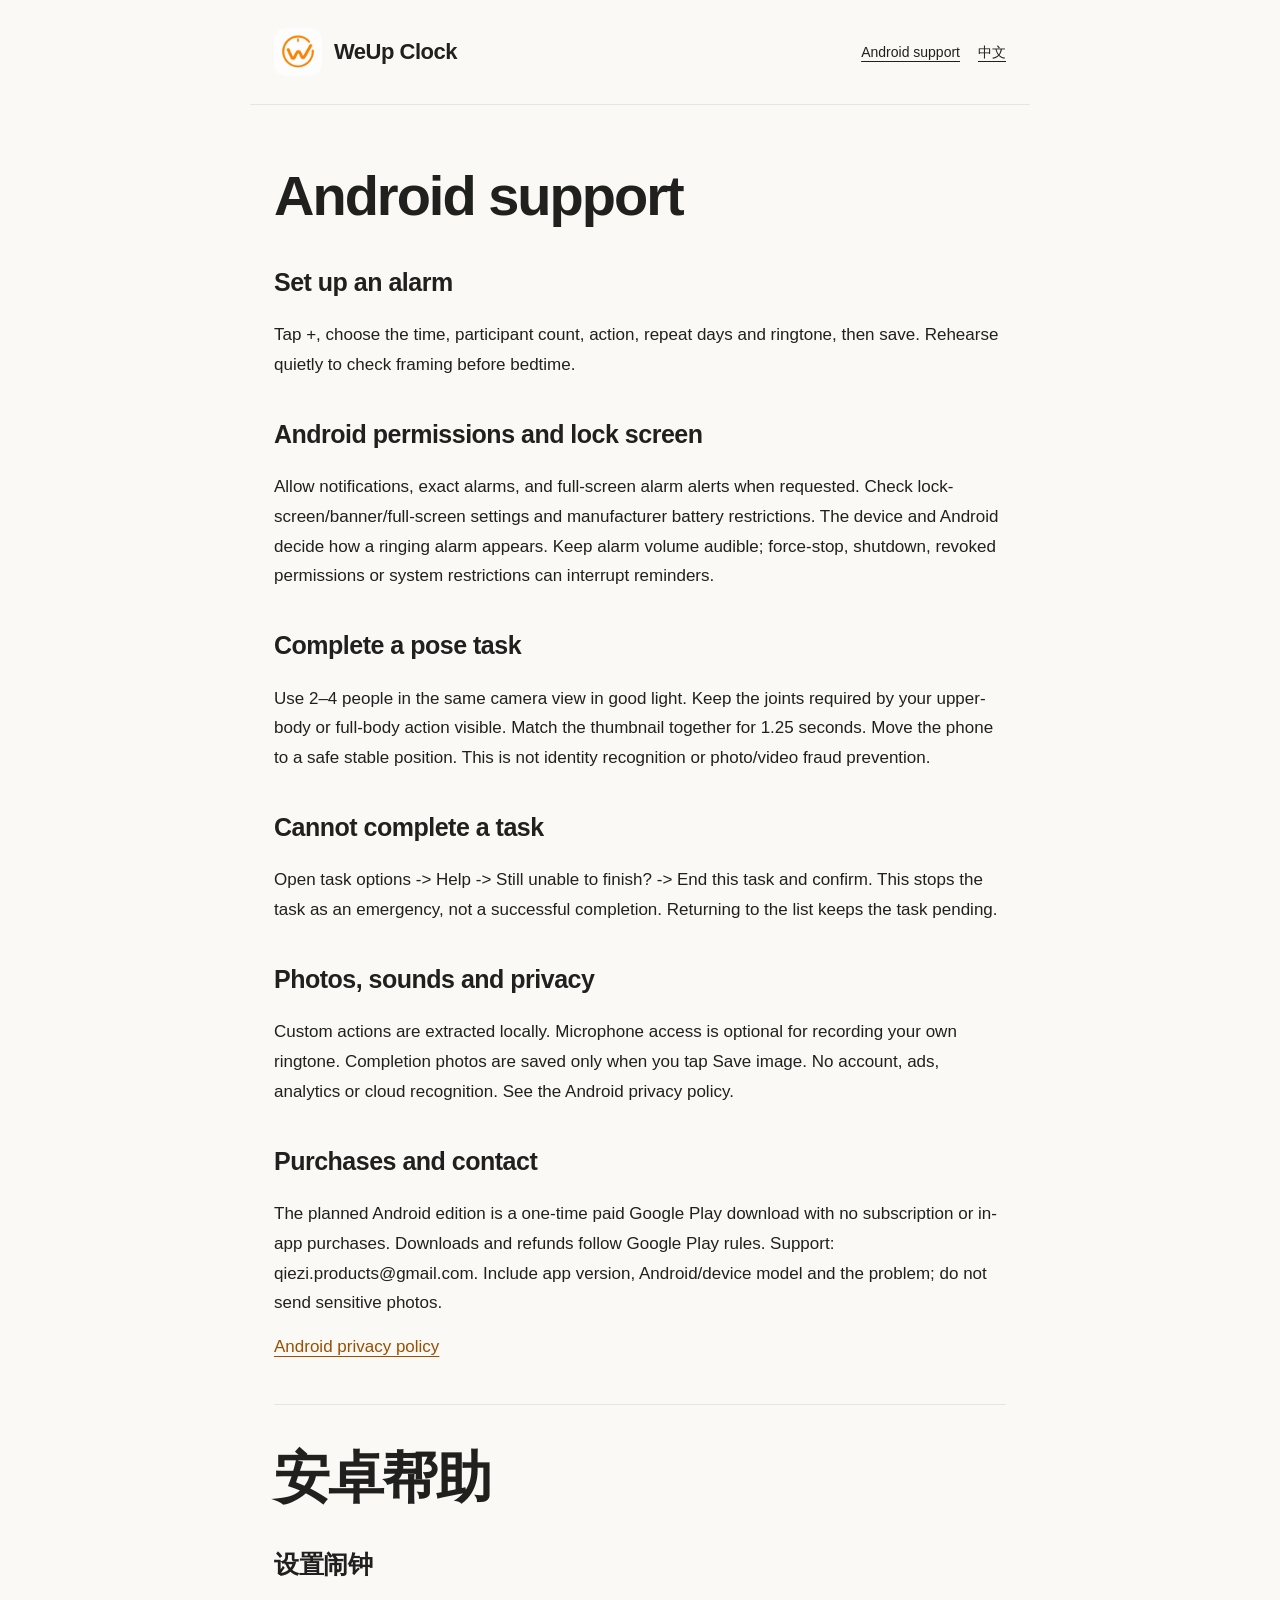
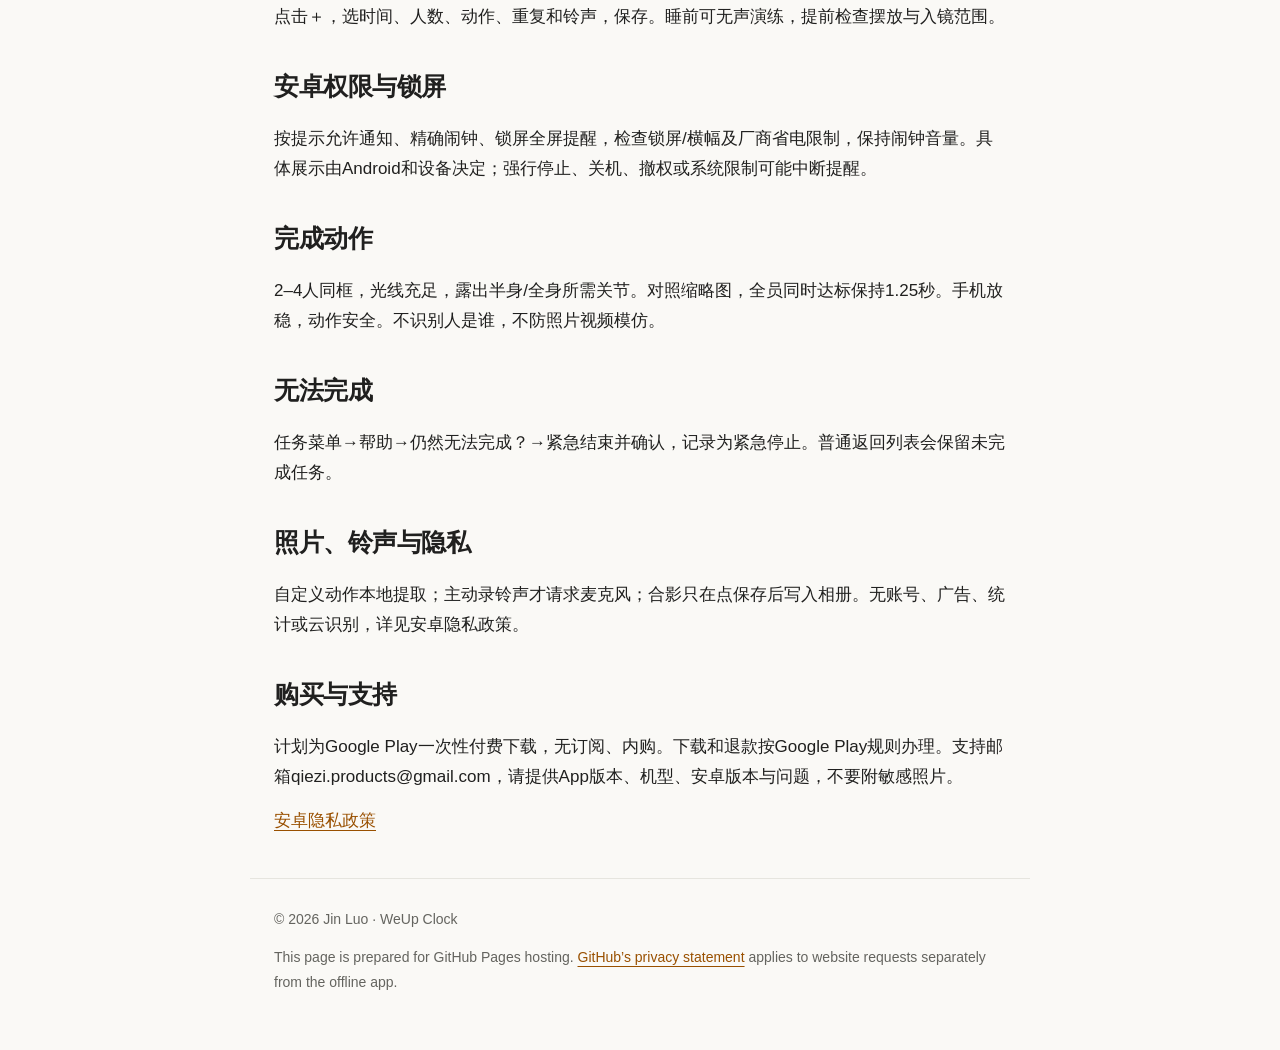
<file: android-support.html>
<!doctype html><html lang="en"><head><meta charset="utf-8"><meta name="viewport" content="width=device-width,initial-scale=1"><title>Android support — WeUp Clock</title><link rel="stylesheet" href="style.css"><link rel="icon" href="icon.png"></head><body><header><a class="brand" href="https://ferrycorleone.github.io/weup-clock-site/"><img src="icon.png" alt="">WeUp Clock</a><nav><a href="android-support.html">Android support</a><a href="#zh" lang="zh-Hans">中文</a></nav></header><main><h1>Android support</h1><h2>Set up an alarm</h2><p>Tap +, choose the time, participant count, action, repeat days and ringtone, then save. Rehearse quietly to check framing before bedtime.</p><h2>Android permissions and lock screen</h2><p>Allow notifications, exact alarms, and full-screen alarm alerts when requested. Check lock-screen/banner/full-screen settings and manufacturer battery restrictions. The device and Android decide how a ringing alarm appears. Keep alarm volume audible; force-stop, shutdown, revoked permissions or system restrictions can interrupt reminders.</p><h2>Complete a pose task</h2><p>Use 2–4 people in the same camera view in good light. Keep the joints required by your upper-body or full-body action visible. Match the thumbnail together for 1.25 seconds. Move the phone to a safe stable position. This is not identity recognition or photo/video fraud prevention.</p><h2>Cannot complete a task</h2><p>Open task options -&gt; Help -&gt; Still unable to finish? -&gt; End this task and confirm. This stops the task as an emergency, not a successful completion. Returning to the list keeps the task pending.</p><h2>Photos, sounds and privacy</h2><p>Custom actions are extracted locally. Microphone access is optional for recording your own ringtone. Completion photos are saved only when you tap Save image. No account, ads, analytics or cloud recognition. See the Android privacy policy.</p><h2>Purchases and contact</h2><p>The planned Android edition is a one-time paid Google Play download with no subscription or in-app purchases. Downloads and refunds follow Google Play rules. Support: qiezi.products@gmail.com. Include app version, Android/device model and the problem; do not send sensitive photos.</p><p><a href="android-privacy.html">Android privacy policy</a></p><hr><section id="zh" lang="zh-Hans"><h1>安卓帮助</h1><h2>设置闹钟</h2><p>点击＋，选时间、人数、动作、重复和铃声，保存。睡前可无声演练，提前检查摆放与入镜范围。</p><h2>安卓权限与锁屏</h2><p>按提示允许通知、精确闹钟、锁屏全屏提醒，检查锁屏/横幅及厂商省电限制，保持闹钟音量。具体展示由Android和设备决定；强行停止、关机、撤权或系统限制可能中断提醒。</p><h2>完成动作</h2><p>2–4人同框，光线充足，露出半身/全身所需关节。对照缩略图，全员同时达标保持1.25秒。手机放稳，动作安全。不识别人是谁，不防照片视频模仿。</p><h2>无法完成</h2><p>任务菜单→帮助→仍然无法完成？→紧急结束并确认，记录为紧急停止。普通返回列表会保留未完成任务。</p><h2>照片、铃声与隐私</h2><p>自定义动作本地提取；主动录铃声才请求麦克风；合影只在点保存后写入相册。无账号、广告、统计或云识别，详见安卓隐私政策。</p><h2>购买与支持</h2><p>计划为Google Play一次性付费下载，无订阅、内购。下载和退款按Google Play规则办理。支持邮箱qiezi.products@gmail.com，请提供App版本、机型、安卓版本与问题，不要附敏感照片。</p><p><a href="android-privacy.html#zh">安卓隐私政策</a></p></section></main><footer>© 2026 Jin Luo · WeUp Clock<p>This page is prepared for GitHub Pages hosting. <a href="https://docs.github.com/en/site-policy/privacy-policies/github-general-privacy-statement">GitHub’s privacy statement</a> applies to website requests separately from the offline app.</p></footer></body></html>
</file>
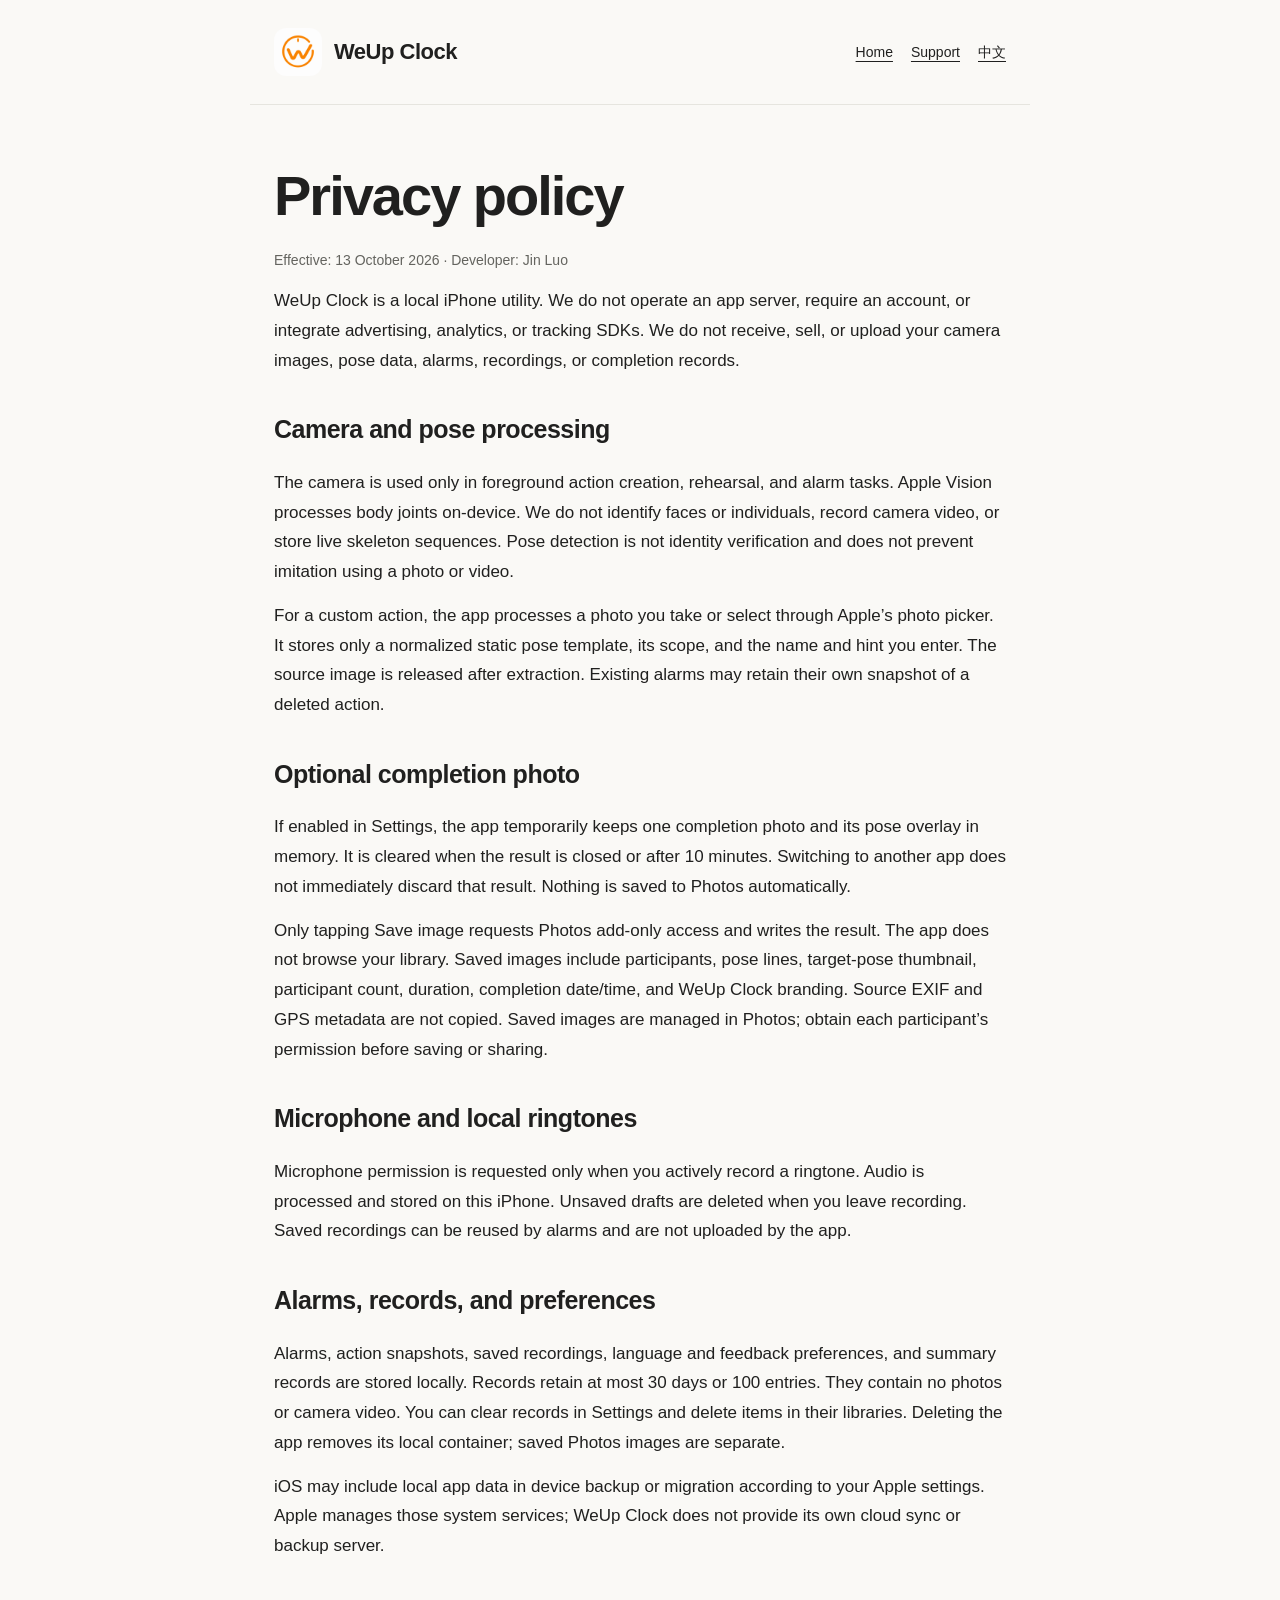
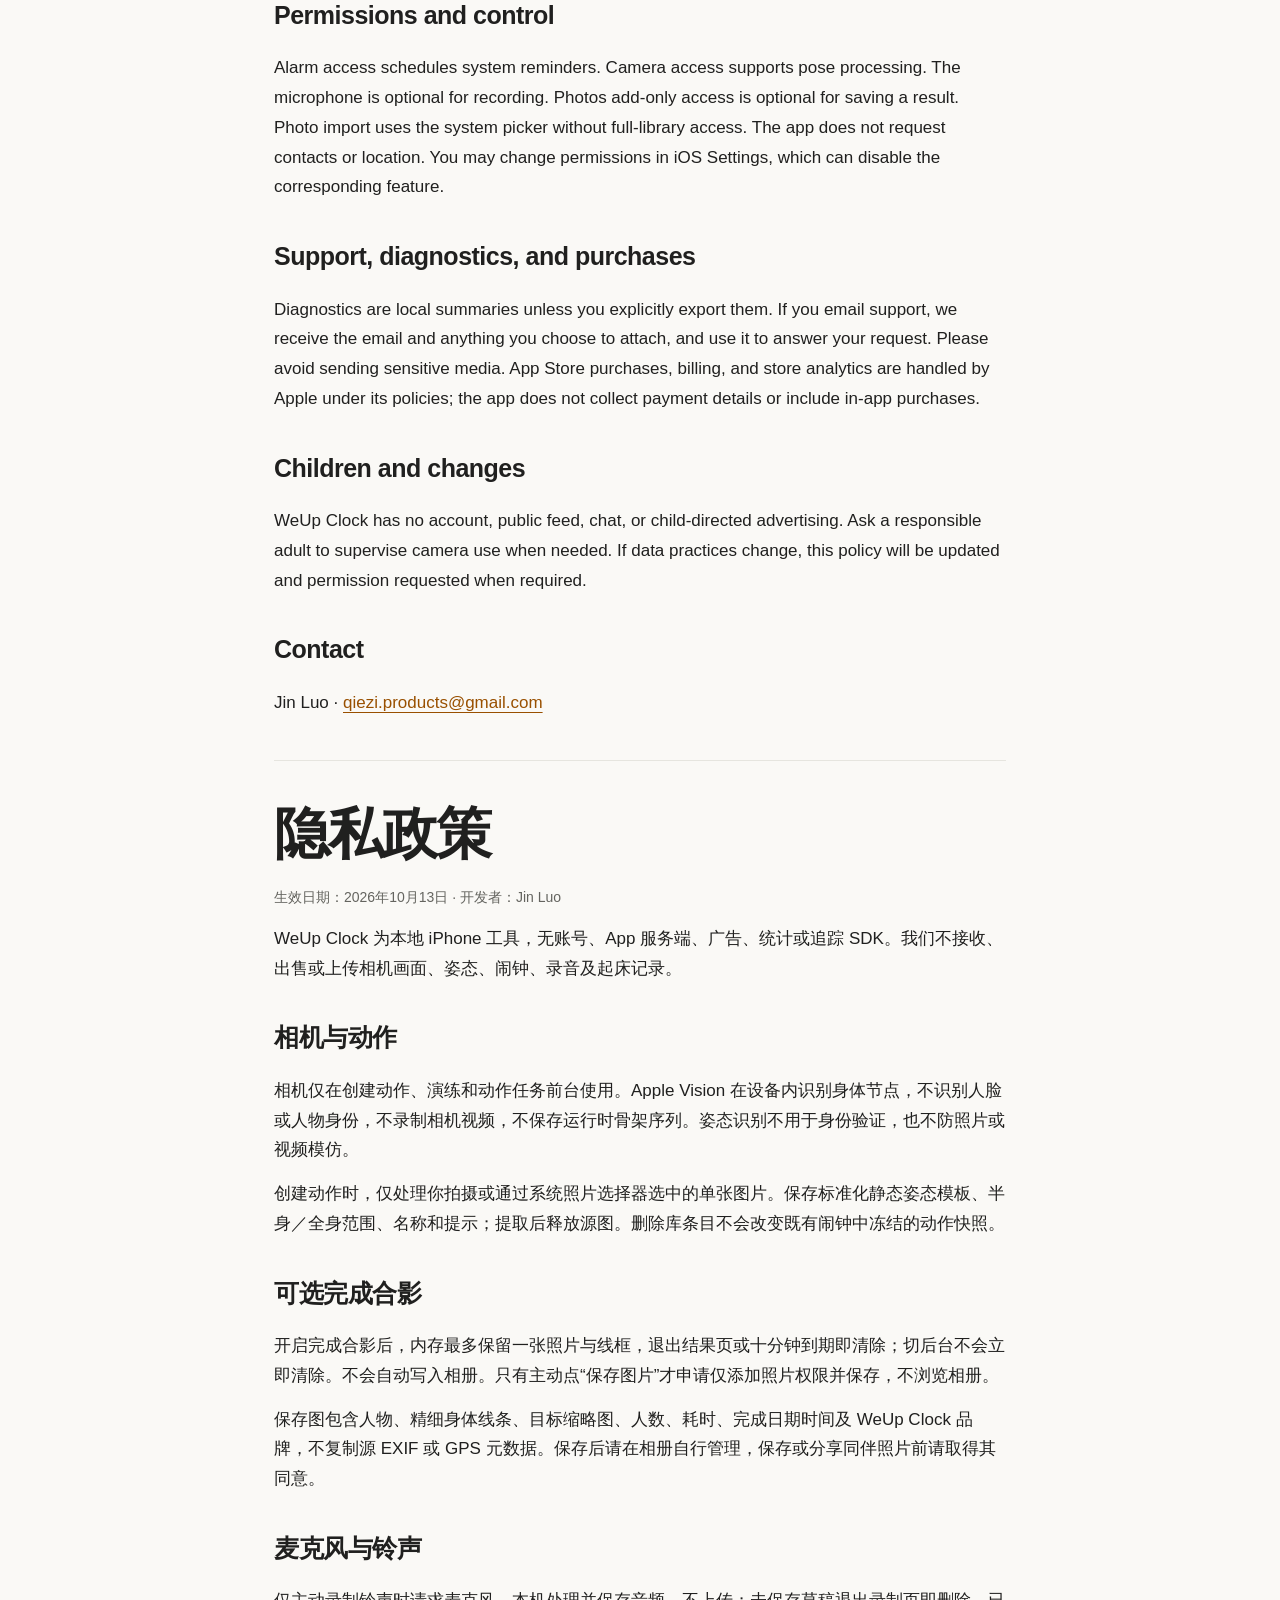
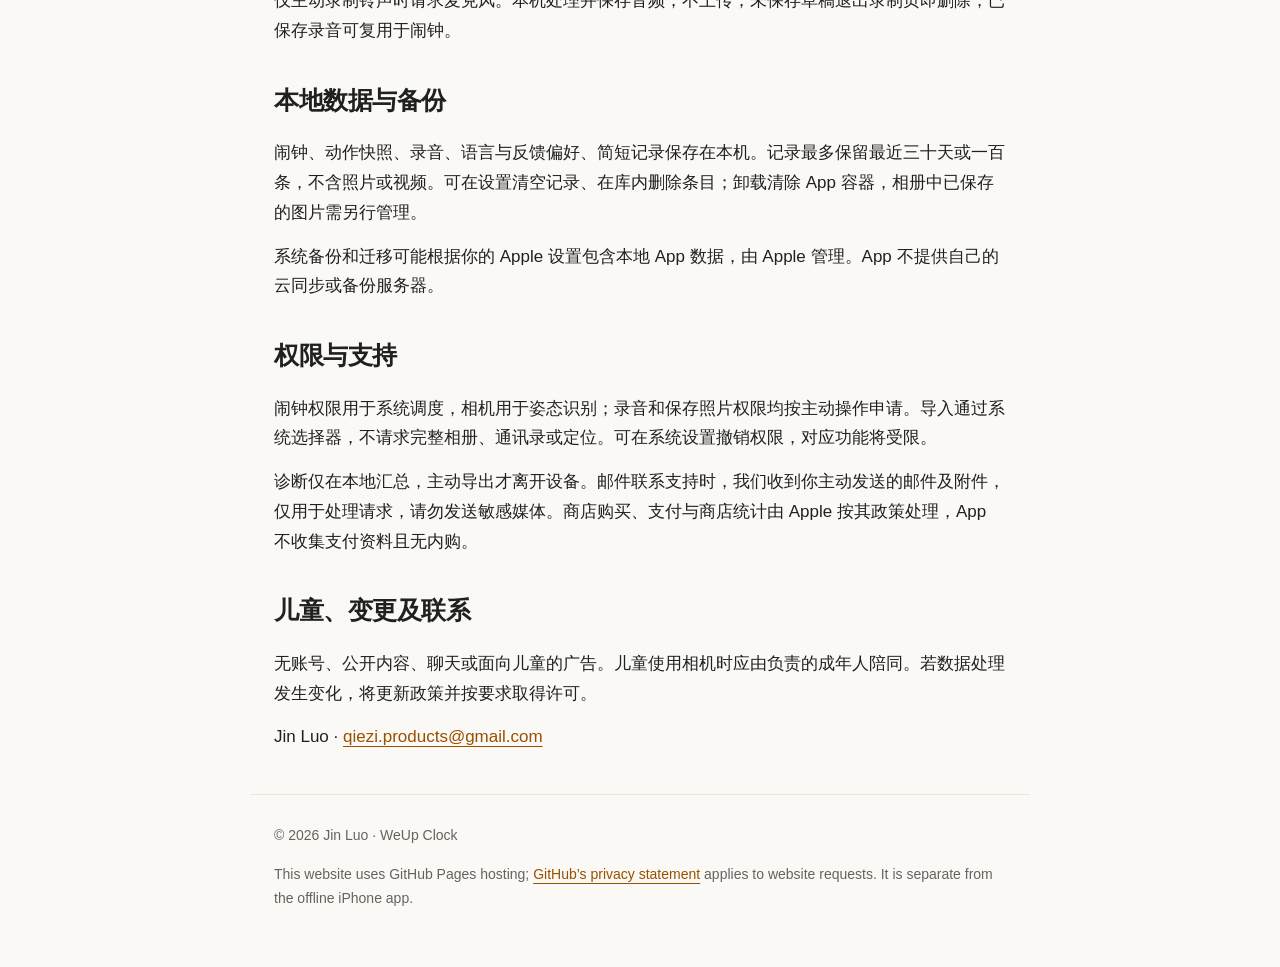
<file: privacy.html>
<!doctype html><html lang="en"><head><meta charset="utf-8"><meta name="viewport" content="width=device-width,initial-scale=1"><title>Privacy — WeUp Clock</title><link rel="stylesheet" href="style.css"><link rel="icon" href="icon.png"></head><body><header><a class="brand" href="./"><img src="icon.png" alt="">WeUp Clock</a><nav><a href="./">Home</a><a href="support.html">Support</a><a href="#zh" lang="zh-Hans">中文</a></nav></header><main><h1>Privacy policy</h1><p class="muted">Effective: 13 October 2026 · Developer: Jin Luo</p><p>WeUp Clock is a local iPhone utility. We do not operate an app server, require an account, or integrate advertising, analytics, or tracking SDKs. We do not receive, sell, or upload your camera images, pose data, alarms, recordings, or completion records.</p>
<h2>Camera and pose processing</h2><p>The camera is used only in foreground action creation, rehearsal, and alarm tasks. Apple Vision processes body joints on-device. We do not identify faces or individuals, record camera video, or store live skeleton sequences. Pose detection is not identity verification and does not prevent imitation using a photo or video.</p><p>For a custom action, the app processes a photo you take or select through Apple’s photo picker. It stores only a normalized static pose template, its scope, and the name and hint you enter. The source image is released after extraction. Existing alarms may retain their own snapshot of a deleted action.</p>
<h2>Optional completion photo</h2><p>If enabled in Settings, the app temporarily keeps one completion photo and its pose overlay in memory. It is cleared when the result is closed or after 10 minutes. Switching to another app does not immediately discard that result. Nothing is saved to Photos automatically.</p><p>Only tapping Save image requests Photos add-only access and writes the result. The app does not browse your library. Saved images include participants, pose lines, target-pose thumbnail, participant count, duration, completion date/time, and WeUp Clock branding. Source EXIF and GPS metadata are not copied. Saved images are managed in Photos; obtain each participant’s permission before saving or sharing.</p>
<h2>Microphone and local ringtones</h2><p>Microphone permission is requested only when you actively record a ringtone. Audio is processed and stored on this iPhone. Unsaved drafts are deleted when you leave recording. Saved recordings can be reused by alarms and are not uploaded by the app.</p>
<h2>Alarms, records, and preferences</h2><p>Alarms, action snapshots, saved recordings, language and feedback preferences, and summary records are stored locally. Records retain at most 30 days or 100 entries. They contain no photos or camera video. You can clear records in Settings and delete items in their libraries. Deleting the app removes its local container; saved Photos images are separate.</p><p>iOS may include local app data in device backup or migration according to your Apple settings. Apple manages those system services; WeUp Clock does not provide its own cloud sync or backup server.</p>
<h2>Permissions and control</h2><p>Alarm access schedules system reminders. Camera access supports pose processing. The microphone is optional for recording. Photos add-only access is optional for saving a result. Photo import uses the system picker without full-library access. The app does not request contacts or location. You may change permissions in iOS Settings, which can disable the corresponding feature.</p>
<h2>Support, diagnostics, and purchases</h2><p>Diagnostics are local summaries unless you explicitly export them. If you email support, we receive the email and anything you choose to attach, and use it to answer your request. Please avoid sending sensitive media. App Store purchases, billing, and store analytics are handled by Apple under its policies; the app does not collect payment details or include in-app purchases.</p>
<h2>Children and changes</h2><p>WeUp Clock has no account, public feed, chat, or child-directed advertising. Ask a responsible adult to supervise camera use when needed. If data practices change, this policy will be updated and permission requested when required.</p><h2>Contact</h2><p>Jin Luo · <a href="mailto:qiezi.products@gmail.com?subject=WeUp%20Clock%20Privacy">qiezi.products@gmail.com</a></p>
<hr><section id="zh" lang="zh-Hans"><h1>隐私政策</h1><p class="muted">生效日期：2026年10月13日 · 开发者：Jin Luo</p><p>WeUp Clock 为本地 iPhone 工具，无账号、App 服务端、广告、统计或追踪 SDK。我们不接收、出售或上传相机画面、姿态、闹钟、录音及起床记录。</p><h2>相机与动作</h2><p>相机仅在创建动作、演练和动作任务前台使用。Apple Vision 在设备内识别身体节点，不识别人脸或人物身份，不录制相机视频，不保存运行时骨架序列。姿态识别不用于身份验证，也不防照片或视频模仿。</p><p>创建动作时，仅处理你拍摄或通过系统照片选择器选中的单张图片。保存标准化静态姿态模板、半身／全身范围、名称和提示；提取后释放源图。删除库条目不会改变既有闹钟中冻结的动作快照。</p><h2>可选完成合影</h2><p>开启完成合影后，内存最多保留一张照片与线框，退出结果页或十分钟到期即清除；切后台不会立即清除。不会自动写入相册。只有主动点“保存图片”才申请仅添加照片权限并保存，不浏览相册。</p><p>保存图包含人物、精细身体线条、目标缩略图、人数、耗时、完成日期时间及 WeUp Clock 品牌，不复制源 EXIF 或 GPS 元数据。保存后请在相册自行管理，保存或分享同伴照片前请取得其同意。</p><h2>麦克风与铃声</h2><p>仅主动录制铃声时请求麦克风。本机处理并保存音频，不上传；未保存草稿退出录制页即删除，已保存录音可复用于闹钟。</p><h2>本地数据与备份</h2><p>闹钟、动作快照、录音、语言与反馈偏好、简短记录保存在本机。记录最多保留最近三十天或一百条，不含照片或视频。可在设置清空记录、在库内删除条目；卸载清除 App 容器，相册中已保存的图片需另行管理。</p><p>系统备份和迁移可能根据你的 Apple 设置包含本地 App 数据，由 Apple 管理。App 不提供自己的云同步或备份服务器。</p><h2>权限与支持</h2><p>闹钟权限用于系统调度，相机用于姿态识别；录音和保存照片权限均按主动操作申请。导入通过系统选择器，不请求完整相册、通讯录或定位。可在系统设置撤销权限，对应功能将受限。</p><p>诊断仅在本地汇总，主动导出才离开设备。邮件联系支持时，我们收到你主动发送的邮件及附件，仅用于处理请求，请勿发送敏感媒体。商店购买、支付与商店统计由 Apple 按其政策处理，App 不收集支付资料且无内购。</p><h2>儿童、变更及联系</h2><p>无账号、公开内容、聊天或面向儿童的广告。儿童使用相机时应由负责的成年人陪同。若数据处理发生变化，将更新政策并按要求取得许可。</p><p>Jin Luo · <a href="mailto:qiezi.products@gmail.com?subject=WeUp%20Clock%20%E9%9A%90%E7%A7%81">qiezi.products@gmail.com</a></p></section></main><footer>© 2026 Jin Luo · WeUp Clock<p>This website uses GitHub Pages hosting; <a href="https://docs.github.com/en/site-policy/privacy-policies/github-general-privacy-statement">GitHub’s privacy statement</a> applies to website requests. It is separate from the offline iPhone app.</p></footer></body></html>
</file>
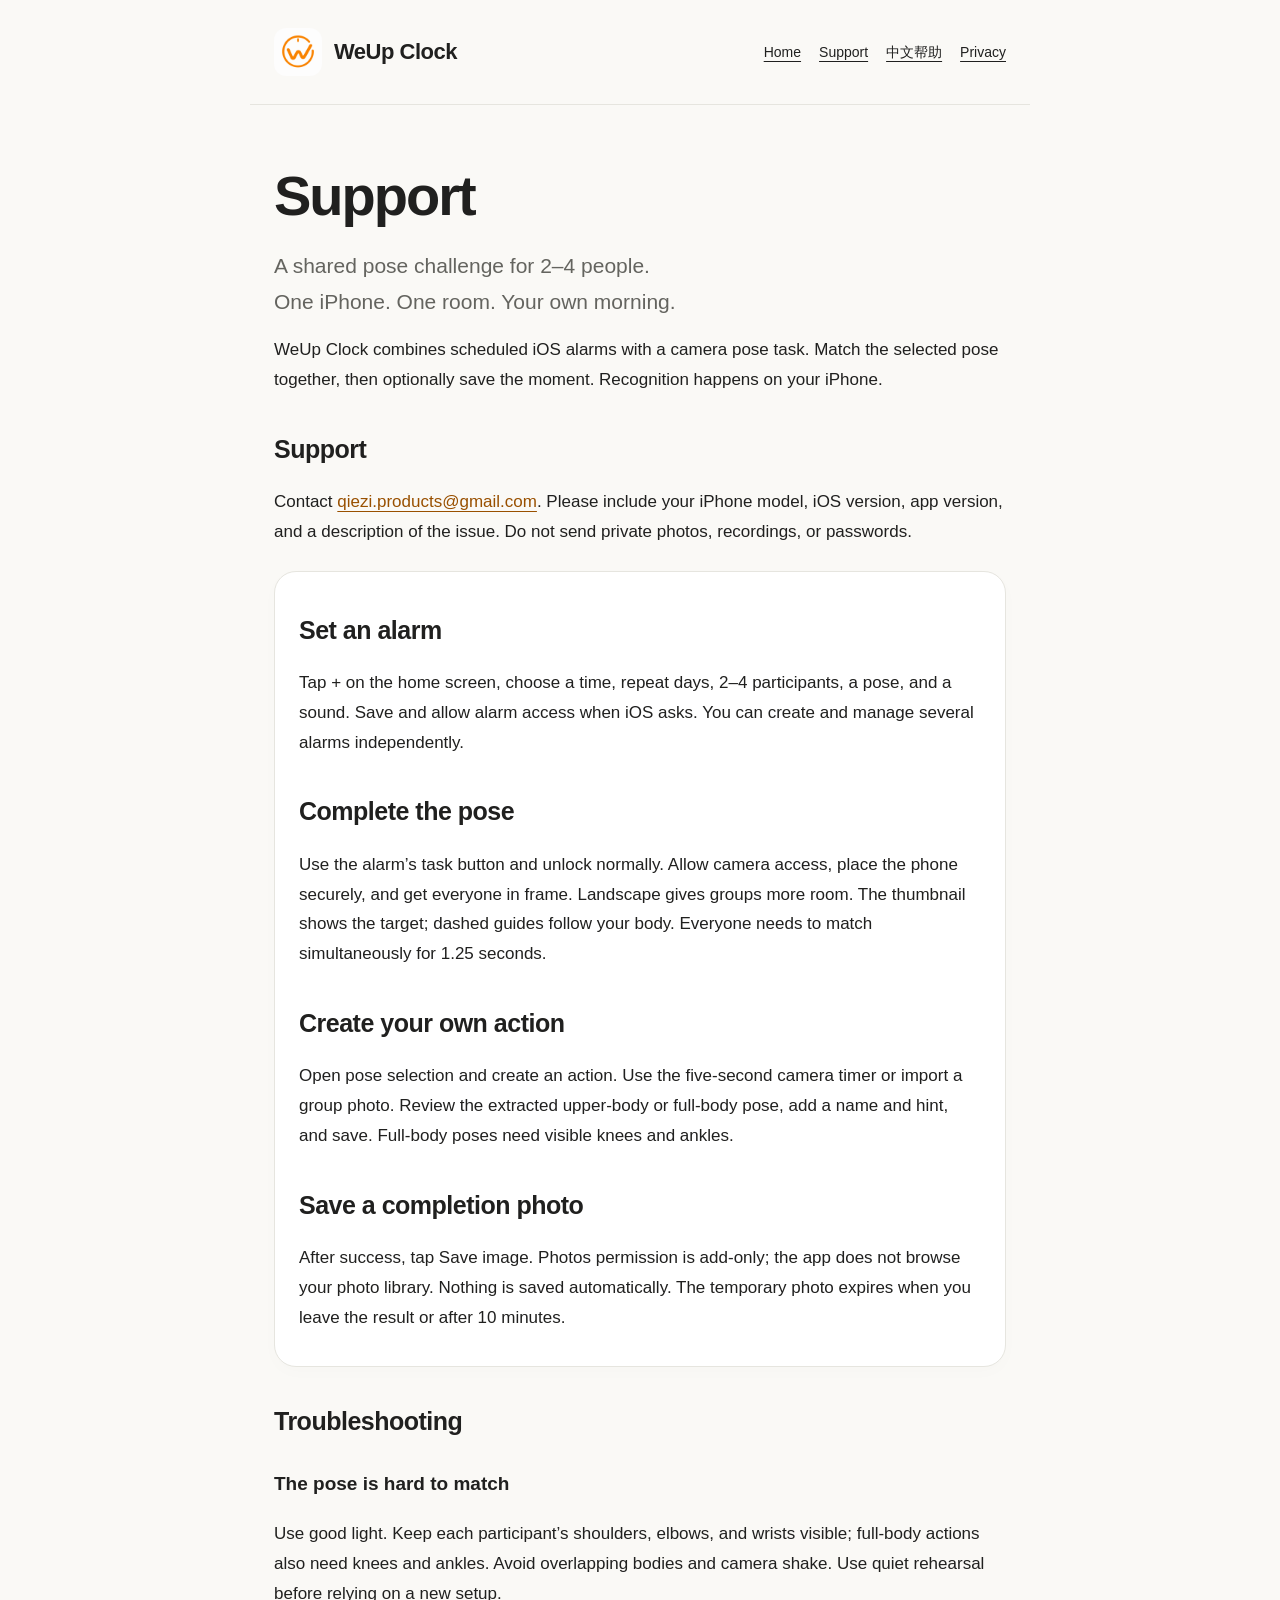
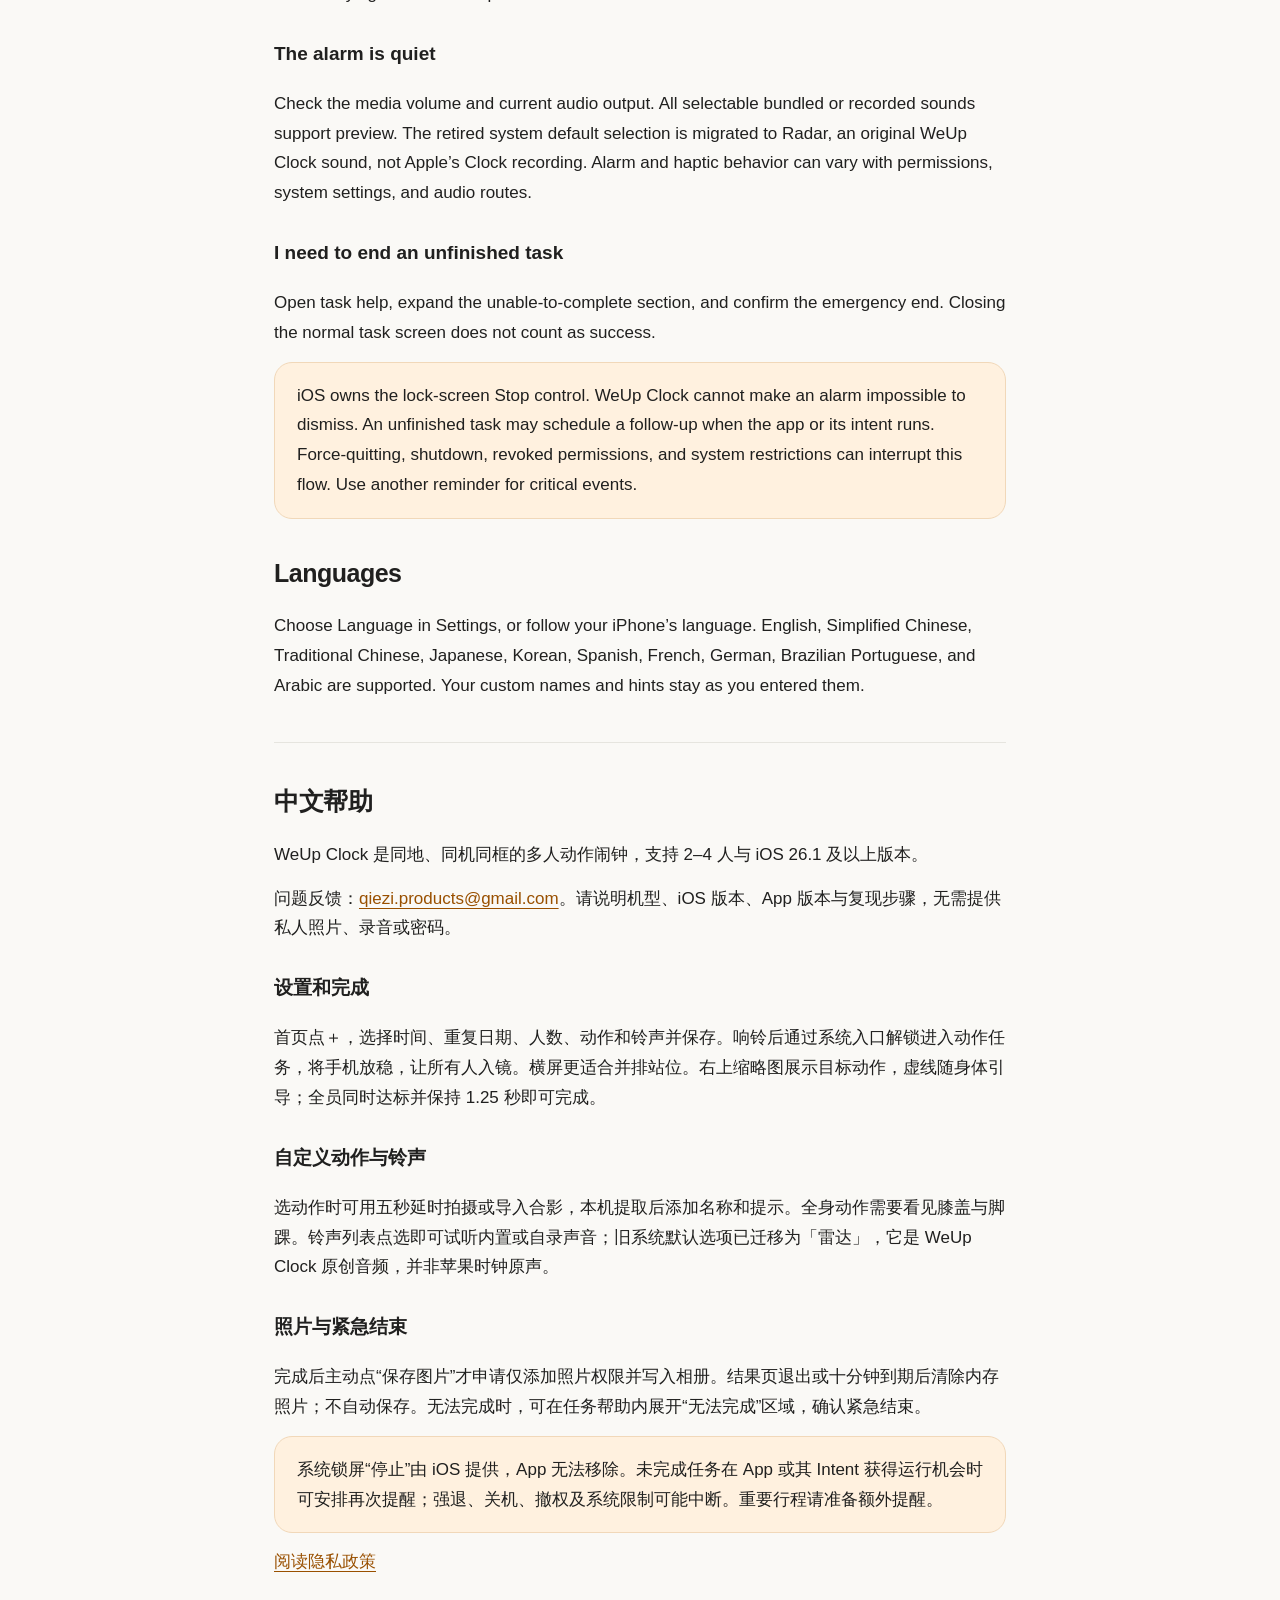
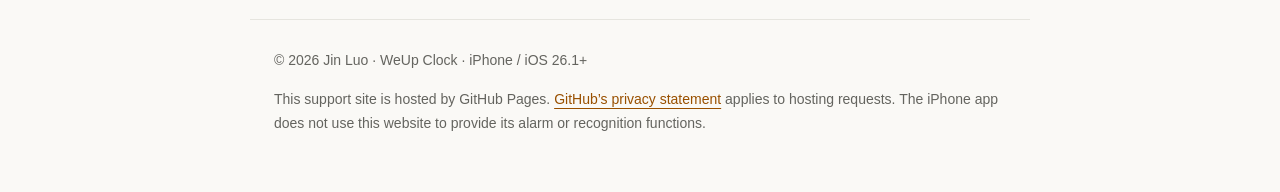
<file: support.html>
<!doctype html><html lang="en"><head><meta charset="utf-8"><meta name="viewport" content="width=device-width,initial-scale=1"><title>Support — WeUp Clock</title><meta name="description" content="Support and privacy information for WeUp Clock, a local shared-pose alarm for iPhone."><link rel="stylesheet" href="style.css"><link rel="icon" href="icon.png"></head><body>
<header><a class="brand" href="./"><img src="icon.png" alt="">WeUp Clock</a><nav><a href="./">Home</a><a href="#support">Support</a><a href="#zh" lang="zh-Hans">中文帮助</a><a href="privacy.html">Privacy</a></nav></header>
<main><h1>Support</h1><p class="lead">A shared pose challenge for 2–4 people.<br>One iPhone. One room. Your own morning.</p><p>WeUp Clock combines scheduled iOS alarms with a camera pose task. Match the selected pose together, then optionally save the moment. Recognition happens on your iPhone.</p>
<section id="support"><h2>Support</h2><p>Contact <a href="mailto:qiezi.products@gmail.com?subject=WeUp%20Clock%20Support">qiezi.products@gmail.com</a>. Please include your iPhone model, iOS version, app version, and a description of the issue. Do not send private photos, recordings, or passwords.</p></section>
<div class="card"><h2>Set an alarm</h2><p>Tap + on the home screen, choose a time, repeat days, 2–4 participants, a pose, and a sound. Save and allow alarm access when iOS asks. You can create and manage several alarms independently.</p><h2>Complete the pose</h2><p>Use the alarm’s task button and unlock normally. Allow camera access, place the phone securely, and get everyone in frame. Landscape gives groups more room. The thumbnail shows the target; dashed guides follow your body. Everyone needs to match simultaneously for 1.25 seconds.</p><h2>Create your own action</h2><p>Open pose selection and create an action. Use the five-second camera timer or import a group photo. Review the extracted upper-body or full-body pose, add a name and hint, and save. Full-body poses need visible knees and ankles.</p><h2>Save a completion photo</h2><p>After success, tap Save image. Photos permission is add-only; the app does not browse your photo library. Nothing is saved automatically. The temporary photo expires when you leave the result or after 10 minutes.</p></div>
<h2>Troubleshooting</h2><h3>The pose is hard to match</h3><p>Use good light. Keep each participant’s shoulders, elbows, and wrists visible; full-body actions also need knees and ankles. Avoid overlapping bodies and camera shake. Use quiet rehearsal before relying on a new setup.</p><h3>The alarm is quiet</h3><p>Check the media volume and current audio output. All selectable bundled or recorded sounds support preview. The retired system default selection is migrated to Radar, an original WeUp Clock sound, not Apple’s Clock recording. Alarm and haptic behavior can vary with permissions, system settings, and audio routes.</p><h3>I need to end an unfinished task</h3><p>Open task help, expand the unable-to-complete section, and confirm the emergency end. Closing the normal task screen does not count as success.</p><p class="note">iOS owns the lock-screen Stop control. WeUp Clock cannot make an alarm impossible to dismiss. An unfinished task may schedule a follow-up when the app or its intent runs. Force-quitting, shutdown, revoked permissions, and system restrictions can interrupt this flow. Use another reminder for critical events.</p>
<h2>Languages</h2><p>Choose Language in Settings, or follow your iPhone’s language. English, Simplified Chinese, Traditional Chinese, Japanese, Korean, Spanish, French, German, Brazilian Portuguese, and Arabic are supported. Your custom names and hints stay as you entered them.</p>
<hr><section id="zh" lang="zh-Hans"><h2>中文帮助</h2><p>WeUp Clock 是同地、同机同框的多人动作闹钟，支持 2–4 人与 iOS 26.1 及以上版本。</p><p>问题反馈：<a href="mailto:qiezi.products@gmail.com?subject=WeUp%20Clock%20%E5%B8%AE%E5%8A%A9">qiezi.products@gmail.com</a>。请说明机型、iOS 版本、App 版本与复现步骤，无需提供私人照片、录音或密码。</p><h3>设置和完成</h3><p>首页点＋，选择时间、重复日期、人数、动作和铃声并保存。响铃后通过系统入口解锁进入动作任务，将手机放稳，让所有人入镜。横屏更适合并排站位。右上缩略图展示目标动作，虚线随身体引导；全员同时达标并保持 1.25 秒即可完成。</p><h3>自定义动作与铃声</h3><p>选动作时可用五秒延时拍摄或导入合影，本机提取后添加名称和提示。全身动作需要看见膝盖与脚踝。铃声列表点选即可试听内置或自录声音；旧系统默认选项已迁移为「雷达」，它是 WeUp Clock 原创音频，并非苹果时钟原声。</p><h3>照片与紧急结束</h3><p>完成后主动点“保存图片”才申请仅添加照片权限并写入相册。结果页退出或十分钟到期后清除内存照片；不自动保存。无法完成时，可在任务帮助内展开“无法完成”区域，确认紧急结束。</p><p class="note">系统锁屏“停止”由 iOS 提供，App 无法移除。未完成任务在 App 或其 Intent 获得运行机会时可安排再次提醒；强退、关机、撤权及系统限制可能中断。重要行程请准备额外提醒。</p><p><a href="privacy.html#zh">阅读隐私政策</a></p></section></main><footer>© 2026 Jin Luo · WeUp Clock · iPhone / iOS 26.1+<p>This support site is hosted by GitHub Pages. <a href="https://docs.github.com/en/site-policy/privacy-policies/github-general-privacy-statement">GitHub’s privacy statement</a> applies to hosting requests. The iPhone app does not use this website to provide its alarm or recognition functions.</p></footer></body></html>
</file>
<file: assets/site.css>
:root{--ink:#20211F;--dark:#111110;--canvas:#F5F4F0;--orange:#FF8A00;--soft:#FFF0DC;--sec:#73756F;--line:#E8E7E1;--green:#3DDC84;--r:28px;
--font:-apple-system,BlinkMacSystemFont,"SF Pro Display","SF Pro Text","Inter","Segoe UI","PingFang SC","Hiragino Sans GB","Noto Sans SC","Microsoft YaHei",sans-serif}
*{box-sizing:border-box}html,body{overflow-x:clip}html{scroll-behavior:smooth;-webkit-text-size-adjust:100%}
body{margin:0;background:var(--canvas);color:var(--ink);font:17px/1.6 var(--font);-webkit-font-smoothing:antialiased}
img,svg{display:block}a{color:inherit}
.wrap{max-width:1180px;margin:0 auto;padding:0 28px}
.skip{position:absolute;left:-999px}.skip:focus{left:16px;top:16px;z-index:99;background:#fff;padding:8px 14px;border-radius:10px}
em{font-style:normal;color:var(--orange)}
.eyebrow{font-size:13px;font-weight:700;letter-spacing:.16em;text-transform:uppercase;color:var(--orange);margin:0 0 14px}
html[lang^=zh] .eyebrow{letter-spacing:.2em}
.h2{font-size:clamp(36px,5.2vw,64px);line-height:1.04;letter-spacing:-.04em;font-weight:800;margin:0 0 20px}
html[lang^=zh] .h2,html[lang^=zh] h1,html[lang^=zh] .problem h2,html[lang^=zh] .final h2{letter-spacing:-.01em}
.h3{font-size:28px;letter-spacing:-.02em;margin:0 0 22px}
.sub{font-size:19px;color:var(--sec);max-width:640px;margin:0 0 28px}
.section{padding:120px 28px}

/* nav */
.nav{position:sticky;top:0;z-index:20;background:rgba(245,244,240,.78);backdrop-filter:saturate(1.6) blur(18px);-webkit-backdrop-filter:saturate(1.6) blur(18px);border-bottom:1px solid rgba(32,33,31,.06)}
.nav-in{display:flex;align-items:center;gap:28px;height:64px}
.brand{display:flex;align-items:center;gap:10px;font-weight:800;font-size:18px;letter-spacing:-.02em;text-decoration:none}
.brand img{border-radius:9px}
.nav nav{display:flex;gap:26px;margin-left:auto;font-size:15px}
.nav nav a{text-decoration:none;color:var(--sec)}.nav nav a:hover{color:var(--ink)}
.nav-end{display:flex;align-items:center;gap:14px}
.lang{display:flex;background:#fff;border:1px solid var(--line);border-radius:99px;padding:3px}
.lang button{font:600 12px var(--font);border:0;background:none;color:var(--sec);padding:5px 10px;border-radius:99px;cursor:pointer}
.lang button[aria-pressed=true]{background:var(--ink);color:#fff}
.btn-sm{background:var(--orange);color:var(--ink);font-weight:700;font-size:14px;text-decoration:none;padding:9px 16px;border-radius:99px}
.btn-sm:hover{filter:brightness(1.05)}

/* hero */
.hero{overflow:hidden}
.hero-in{display:grid;grid-template-columns:1.05fr .95fr;gap:40px;align-items:center;min-height:calc(100vh - 64px);padding-top:40px;padding-bottom:60px}
h1{font-size:clamp(56px,8.4vw,112px);line-height:.96;letter-spacing:-.055em;font-weight:800;margin:0 0 26px}
.lead{font-size:clamp(18px,1.6vw,21px);color:var(--sec);max-width:540px;margin:0 0 34px}
.cta-row{display:flex;align-items:center;gap:26px;flex-wrap:wrap}
.badge{display:inline-flex;align-items:center;gap:12px;background:var(--ink);color:#fff;text-decoration:none;padding:12px 26px 12px 20px;border-radius:16px;transition:transform .2s,box-shadow .2s;box-shadow:0 10px 30px rgba(32,33,31,.18)}
.badge:hover{transform:translateY(-2px);box-shadow:0 16px 40px rgba(32,33,31,.24)}
.badge svg{width:26px;height:31px;fill:currentColor}
.badge span{display:flex;flex-direction:column;line-height:1.1}
.badge small{font-size:12px;opacity:.85}.badge b{font-size:22px;letter-spacing:-.02em}
.badge.light{background:#fff;color:var(--ink)}
.link-arrow{font-weight:600;color:var(--ink);text-decoration:none;border-bottom:2px solid var(--orange);padding-bottom:2px}
.req{font-size:14px;color:var(--sec);margin-top:22px}
.hero-visual{position:relative;display:flex;justify-content:center;align-items:center;min-height:640px}
.glow{position:absolute;width:640px;height:640px;border-radius:50%;background:radial-gradient(circle,#FFD9A8 0%,rgba(245,244,240,0) 65%)}
.phone{position:relative;width:300px;height:630px;border-radius:52px;background:#1A1A19;padding:10px;box-shadow:0 50px 100px rgba(40,30,10,.25),inset 0 0 0 1.5px #3a3a38;transform:rotate(-3deg)}
.screen{position:relative;width:100%;height:100%;border-radius:43px;overflow:hidden}
.cam{background:radial-gradient(ellipse at 50% 35%,#6b5440 0%,#3a2e25 45%,#1b1714 100%)}
.cam:after{content:"";position:absolute;inset:0;background:linear-gradient(180deg,rgba(0,0,0,.45),rgba(0,0,0,0) 20%,rgba(0,0,0,0) 70%,rgba(0,0,0,.6))}
.island{position:absolute;top:10px;left:50%;width:92px;height:27px;margin-left:-46px;border-radius:14px;background:#000;z-index:3}
.hud{position:absolute;z-index:2;top:50px;left:18px;right:16px;display:flex;justify-content:space-between;align-items:flex-start;color:#fff}
.hud b{display:block;font-size:16px;letter-spacing:-.02em}.hud span{font-size:11px;opacity:.85}
.thumb{width:74px;height:46px;border-radius:12px;background:rgba(18,18,18,.45);border:1px solid rgba(255,255,255,.25);display:flex;align-items:center;justify-content:center;padding:8px}
.thumb svg{width:100%;height:100%}
[data-pose] svg path{fill:none;stroke:currentColor;stroke-width:1.8;stroke-linejoin:round;stroke-linecap:round}
.thumb{color:#fff}
.hero-skel{position:absolute;z-index:1;left:0;right:0;top:90px;width:100%;height:auto}
.hero-skel .bone path{fill:none;stroke-width:4;stroke-linecap:round;stroke-linejoin:round}
.hero-skel .guide{fill:none;stroke:#fff;stroke-width:2.5;stroke-dasharray:7 7;stroke-linecap:round}
.hero-skel .node{stroke:#fff;stroke-width:2}
.hold{position:absolute;z-index:2;left:16px;right:16px;bottom:30px;height:48px;border-radius:24px;background:rgba(18,18,18,.55);border:1px solid rgba(255,255,255,.18);overflow:hidden;color:#fff;font-size:13px;font-weight:650}
.hold i{position:absolute;left:0;top:0;bottom:0;width:0;background:var(--orange);animation:fill 6s infinite}
.hold span{position:absolute;left:20px;top:0;line-height:48px;opacity:0}
.hold .s1{animation:s1 6s infinite}.hold .s2{animation:s2 6s infinite}.hold .s3{animation:s3 6s infinite;color:var(--ink)}
@keyframes fill{0%,42%{width:0;background:var(--orange)}58%{width:100%;background:var(--orange)}61%,86%{width:100%;background:var(--green)}94%,100%{width:0;background:var(--green)}}
@keyframes s1{0%,40%{opacity:1}42%,94%{opacity:0}100%{opacity:1}}
@keyframes s2{0%,41%{opacity:0}42%,59%{opacity:1}60%,100%{opacity:0}}
@keyframes s3{0%,59%{opacity:0}61%,88%{opacity:1}92%,100%{opacity:0}}
.float{position:absolute;background:#fff;border-radius:20px;box-shadow:0 20px 50px rgba(40,30,10,.16);padding:14px 18px;animation:bob 6s ease-in-out infinite}
.f1{left:2%;top:22%;display:flex;flex-direction:column}.f1 b{font-size:30px;font-weight:500;letter-spacing:-.04em;line-height:1.1}.f1 span{font-size:12px;color:var(--sec)}
.f2{right:4%;bottom:18%;display:flex;align-items:center;gap:8px;font-weight:700;font-size:18px;animation-delay:-3s}
.f2 .dot{width:10px;height:10px;border-radius:50%;background:var(--green);box-shadow:0 0 0 4px rgba(61,220,132,.25)}
@keyframes bob{0%,100%{transform:translateY(0)}50%{transform:translateY(-12px)}}

/* band */
.band{background:var(--orange);overflow:hidden;padding:22px 0;transform:rotate(-1.5deg);margin:20px -20px 0}
.marquee{display:flex;width:max-content;animation:mq 26s linear infinite}
.marquee div{display:flex;gap:40px;padding-right:40px;font-size:clamp(40px,6vw,76px);font-weight:900;letter-spacing:-.04em;line-height:1;color:var(--ink);white-space:nowrap}
.marquee .o{color:transparent;-webkit-text-stroke:2px var(--ink)}
@keyframes mq{to{transform:translateX(-50%)}}
.problem{text-align:center;padding:110px 28px 20px}
.problem h2{font-size:clamp(40px,6vw,76px);letter-spacing:-.045em;line-height:1;margin:0 0 20px}
.problem p{font-size:20px;color:var(--sec);max-width:620px;margin:0 auto}

/* steps */
.steps{display:grid;grid-template-columns:repeat(3,1fr);gap:22px;margin-top:50px}
.step{background:#fff;border:1px solid var(--line);border-radius:var(--r);padding:26px 28px 32px}
.step h3{font-size:24px;letter-spacing:-.025em;margin:6px 0 10px}.step p{color:var(--sec);margin:0;font-size:16px}
.num{font-size:13px;font-weight:700;color:var(--orange);letter-spacing:.1em}
.vis{height:230px;border-radius:20px;background:var(--canvas);margin-bottom:24px;display:flex;flex-direction:column;justify-content:center;align-items:center;gap:10px;overflow:hidden;position:relative}
.mini{width:82%;background:#fff;border-radius:18px;padding:12px 16px;display:grid;grid-template-columns:1fr auto;align-items:center;box-shadow:0 1px 2px rgba(0,0,0,.04)}
.mini b{font-size:32px;font-weight:500;letter-spacing:-.05em;line-height:1.1}.mini span{grid-column:1;font-size:11px;color:var(--sec)}
.mini .tg{grid-row:1/3;grid-column:2;width:40px;height:24px;border-radius:12px;background:var(--orange);position:relative}
.mini .tg:after{content:"";position:absolute;top:2px;right:2px;width:20px;height:20px;border-radius:50%;background:#fff}
.mini.dark{background:var(--ink);color:#fff}.mini.dark span{color:rgba(255,255,255,.7)}
.vis-pose{background:var(--dark);color:#fff}
.vis-pose .g{width:70%;position:relative;z-index:1}.vis-pose .g svg{width:100%;height:auto}
.vis-pose .ring{position:absolute;width:200px;height:200px;border-radius:50%;background:radial-gradient(circle,rgba(255,138,0,.35),rgba(255,138,0,0) 70%);animation:pulse 2s ease-in-out infinite}
@keyframes pulse{50%{transform:scale(1.15)}}
.polaroid{background:#fff;border-radius:10px;padding:8px 8px 10px;width:68%;transform:rotate(-4deg);box-shadow:0 14px 30px rgba(40,30,10,.15)}
.polaroid .ph{height:100px;border-radius:6px;background:linear-gradient(160deg,#6b5440,#2b231d);display:flex;align-items:center;justify-content:center;color:var(--green);padding:14px 20px}
.polaroid .ph div,.polaroid .ph svg{width:100%;height:100%}
.cap{display:flex;flex-direction:column;padding:8px 4px 0;font-size:12px;line-height:1.3}.cap b{font-size:14px}.cap span{color:var(--sec)}.cap em{color:var(--sec);font-size:10px}
.save{background:var(--green);color:var(--ink);font-weight:700;font-size:13px;padding:8px 18px;border-radius:99px}

/* poses */
.dark-sec{background:var(--dark);color:#fff}.dark-sec .sub{color:rgba(255,255,255,.6)}
.pose-grid{display:grid;grid-template-columns:repeat(5,1fr);gap:14px;margin-top:40px}
.pose{background:#1c1c1b;border:1px solid #2a2a28;border-radius:22px;padding:22px 18px 18px;transition:border-color .2s,transform .2s}
.pose:hover{border-color:var(--orange);transform:translateY(-3px)}
.pose .g{height:62px;color:#fff;margin-bottom:18px}.pose .g svg{height:100%;width:auto;max-width:100%}
.pose h3{font-size:17px;margin:0 0 2px;letter-spacing:-.01em}.pose span{font-size:13px;color:rgba(255,255,255,.5)}
.pose.custom{grid-column:span 1;background:var(--orange);border-color:var(--orange);color:var(--ink)}
.pose.custom p{font-size:13px;margin:6px 0 0;color:rgba(32,33,31,.8);line-height:1.45}
.vf{width:62px;height:62px;margin-bottom:18px;position:relative;display:flex;align-items:center;justify-content:center;font-size:30px;font-weight:300}
.vf:before,.vf:after{content:"";position:absolute;inset:0;border:3px solid var(--ink);border-radius:6px;clip-path:polygon(0 0,30% 0,30% 3px,3px 3px,3px 30%,0 30%,0 0,70% 0,100% 0,100% 30%,calc(100% - 3px) 30%,calc(100% - 3px) 3px,70% 3px)}
.vf:after{transform:rotate(180deg)}

/* privacy */
.nos{display:grid;grid-template-columns:repeat(4,1fr);gap:14px;margin:40px 0 32px}
.no{background:#fff;border:1px solid var(--line);border-radius:22px;padding:24px;display:flex;flex-direction:column;gap:14px;font-size:22px;font-weight:750;letter-spacing:-.02em}
.no b{width:36px;height:36px;border-radius:50%;background:var(--soft);display:flex;align-items:center;justify-content:center}.no b svg{width:14px;height:14px;stroke:var(--orange);stroke-width:2.6;stroke-linecap:round}

/* languages */
.langs{padding:90px 0;border-top:1px solid var(--line);border-bottom:1px solid var(--line);background:#fff}
.chips{list-style:none;padding:0;margin:0;display:flex;flex-wrap:wrap;gap:10px}
.chips li{padding:10px 18px;border-radius:99px;background:var(--canvas);border:1px solid var(--line);font-weight:600;font-size:17px}
.chips li:nth-child(1),.chips li:nth-child(2){background:var(--ink);color:#fff;border-color:var(--ink)}

/* faq */
.faq{max-width:860px}
details{border-bottom:1px solid var(--line);padding:22px 0}
summary{font-size:20px;font-weight:700;letter-spacing:-.015em;cursor:pointer;list-style:none;display:flex;justify-content:space-between;gap:20px}
summary::-webkit-details-marker{display:none}
summary:after{content:"+";color:var(--orange);font-weight:400;font-size:28px;line-height:1;transition:transform .2s}
details[open] summary:after{transform:rotate(45deg)}
details p{color:var(--sec);margin:12px 0 0;max-width:720px}

/* final */
.final{background:var(--orange);padding:120px 0}
.final-in{text-align:center;display:flex;flex-direction:column;align-items:center}
.final img{border-radius:22px;box-shadow:0 20px 40px rgba(120,60,0,.25);margin-bottom:30px}
.final h2{font-size:clamp(40px,6vw,80px);letter-spacing:-.045em;line-height:1;margin:0 0 36px;max-width:900px}
.final em{color:#fff}

/* footer */
.foot{padding:40px 0 60px;font-size:14px;color:var(--sec)}
.foot-in{display:flex;align-items:center;gap:28px;flex-wrap:wrap}
.foot .brand{color:var(--ink);font-size:16px}.foot nav{display:flex;gap:22px}.foot a{text-decoration:none}.foot a:hover{color:var(--ink)}
.foot p{margin:0 0 0 auto}

/* reveal */
.reveal{opacity:0;transform:translateY(24px);transition:opacity .7s cubic-bezier(.16,1,.3,1),transform .7s cubic-bezier(.16,1,.3,1)}
.reveal.in{opacity:1;transform:none}
@media (prefers-reduced-motion:reduce){*{animation:none!important;transition:none!important}.reveal{opacity:1;transform:none}}

@media (max-width:1000px){
  .hero-in{grid-template-columns:1fr;min-height:0;padding-top:48px;text-align:left}
  .hero-visual{min-height:600px}
  .steps{grid-template-columns:1fr}
  .pose-grid{grid-template-columns:repeat(2,1fr)}
  .nos{grid-template-columns:repeat(2,1fr)}
  .nav nav{display:none}
  .section{padding-top:90px;padding-bottom:90px}
}
@media (max-width:520px){
  .wrap{padding-left:20px;padding-right:20px}
  .nav-in{gap:12px}.brand{font-size:16px}
  .btn-sm{padding:8px 13px}
  .f1{left:-2%}.f2{right:-2%}
  .phone{width:270px;height:568px}
  .hero-visual{min-height:560px}
  .no{font-size:18px;padding:18px}
  .foot p{margin:0}
}
</file>
<file: style.css>
:root{color-scheme:light;--ink:#20201f;--muted:#64645f;--brand:#ff8a00;--line:#e6e5df}*{box-sizing:border-box}body{margin:0;background:#faf9f6;color:var(--ink);font:17px/1.75 -apple-system,BlinkMacSystemFont,"Segoe UI",sans-serif}header,main,footer{max-width:780px;margin:auto;padding:28px 24px}header{display:flex;align-items:center;justify-content:space-between;gap:20px;border-bottom:1px solid var(--line)}.brand{display:flex;gap:12px;align-items:center;font-size:22px;font-weight:750;text-decoration:none;color:var(--ink);letter-spacing:-.5px}.brand img{width:48px;height:48px;border-radius:12px}nav{display:flex;gap:18px;font-size:14px}a{color:#995000;text-underline-offset:4px}nav a{color:var(--ink)}h1{font-size:clamp(36px,7vw,56px);letter-spacing:-2px;line-height:1.12;margin:32px 0 20px}h2{font-size:25px;line-height:1.35;letter-spacing:-.5px;margin-top:38px}h3{font-size:19px;margin-top:28px}p{margin:14px 0}.lead{font-size:21px;color:var(--muted)}.note{padding:18px 22px;background:#fff1df;border:1px solid #f1d8b9;border-radius:18px}.card{background:white;border:1px solid var(--line);border-radius:22px;padding:4px 24px 20px;margin:24px 0;box-shadow:0 5px 18px #20201f04}.muted,footer{color:var(--muted);font-size:14px}hr{border:0;border-top:1px solid var(--line);margin:42px 0}li{margin-bottom:8px}footer{border-top:1px solid var(--line);padding-bottom:42px}@media(max-width:520px){header{align-items:flex-start;flex-direction:column}h1{letter-spacing:-1px}.card{padding-inline:18px}nav{flex-wrap:wrap}}
</file>
